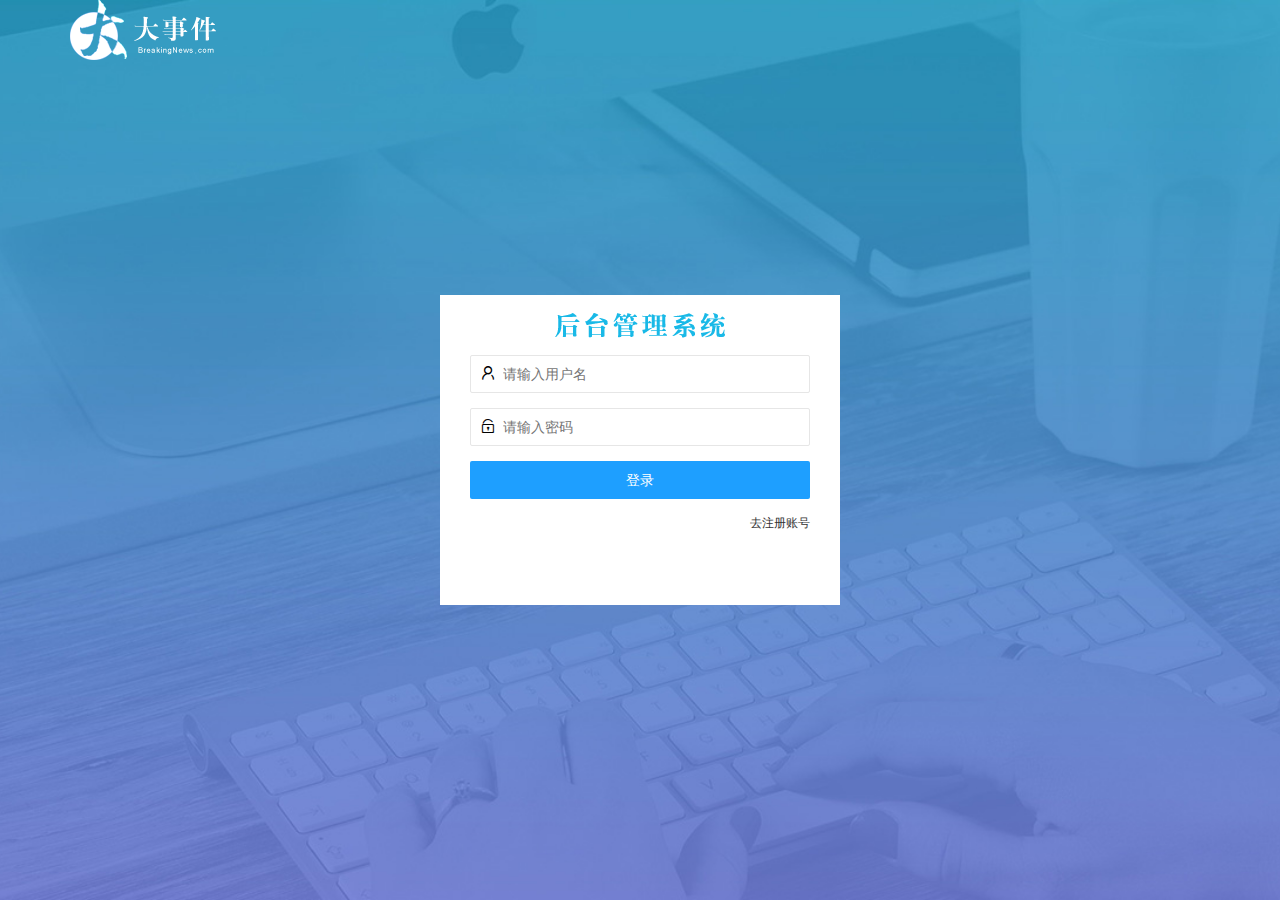
<file: login.html>
<!DOCTYPE html>
<html lang="en">
  <head>
    <meta charset="UTF-8" />
    <meta http-equiv="X-UA-Compatible" content="IE=edge" />
    <meta name="viewport" content="width=device-width, initial-scale=1.0" />
    <title>Document</title>
    <link rel="stylesheet" href="./assets/css/base.css" />
    <link rel="stylesheet" href="./assets/css/login.css" />
    <link rel="stylesheet" href="./assets/lib/layui/css/layui.css" />
  </head>
  <body>
    <!-- 头部logo区域开始 -->
    <div class="layui-main">
      <img src="./assets/images/logo.png" alt="" />
    </div>
    <!-- 头部logo区域结束 -->

    <!-- 登录注册区域开始 -->
    <div class="loginAndRegisterBox">
      <!-- 标题区域开始 -->
      <div class="title"></div>
      <!-- 标题区域结束 -->

      <!-- 登录盒子区域开始 -->
      <div class="login-box">
        <form class="layui-form" action="" id="login-form">
          <div class="layui-form-item">
            <i class="layui-icon layui-icon-username"></i>
            <input
              type="text"
              name="username"
              required
              lay-verify="required"
              placeholder="请输入用户名"
              autocomplete="off"
              class="layui-input"
            />
          </div>
          <div class="layui-form-item">
            <i class="layui-icon layui-icon-password"></i>
            <input
              type="password"
              name="password"
              required
              lay-verify="required|password"
              placeholder="请输入密码"
              autocomplete="off"
              class="layui-input"
            />
          </div>
          <div class="layui-form-item">
            <button
              class="layui-btn layui-btn-fluid layui-btn-normal"
              lay-submit
            >
              登录
            </button>
          </div>
          <div class="layui-form-item">
            <a href="javascript:;">去注册账号</a>
          </div>
        </form>
      </div>
      <!-- 登录盒子区域结束 -->

      <!-- 注册盒子区域开始 -->
      <div class="register-box">
        <form class="layui-form" action="" id="register-form">
          <div class="layui-form-item">
            <i class="layui-icon layui-icon-username"></i>
            <input
              type="text"
              name="username"
              required
              lay-verify="required"
              placeholder="请输入用户名"
              autocomplete="off"
              class="layui-input"
            />
          </div>
          <div class="layui-form-item">
            <i class="layui-icon layui-icon-password"></i>
            <input
              type="password"
              name="password"
              required
              lay-verify="required"
              placeholder="请输入密码"
              autocomplete="off"
              class="layui-input"
            />
          </div>
          <div class="layui-form-item">
            <i class="layui-icon layui-icon-password"></i>
            <input
              type="password"
              name="repeatPassword"
              required
              lay-verify="required|password|repeatPassword"
              placeholder="再次输入密码"
              autocomplete="off"
              class="layui-input"
            />
          </div>
          <div class="layui-form-item">
            <button
              class="layui-btn layui-btn-fluid layui-btn-normal"
              lay-submit
            >
              注册
            </button>
          </div>
          <div class="layui-form-item">
            <a href="javascript:;">去登录</a>
          </div>
        </form>
      </div>
      <!-- 注册盒子区域结束 -->
    </div>
    <!-- 登录注册区域结束 -->

    <script src="./assets/lib/layui/layui.all.js"></script>
    <script src="./assets/lib/jquery.js"></script>
    <script src="./assets/js/login.js"></script>
    <script src="./assets/js/baseApi.js"></script>
  </body>
</html>
</file>
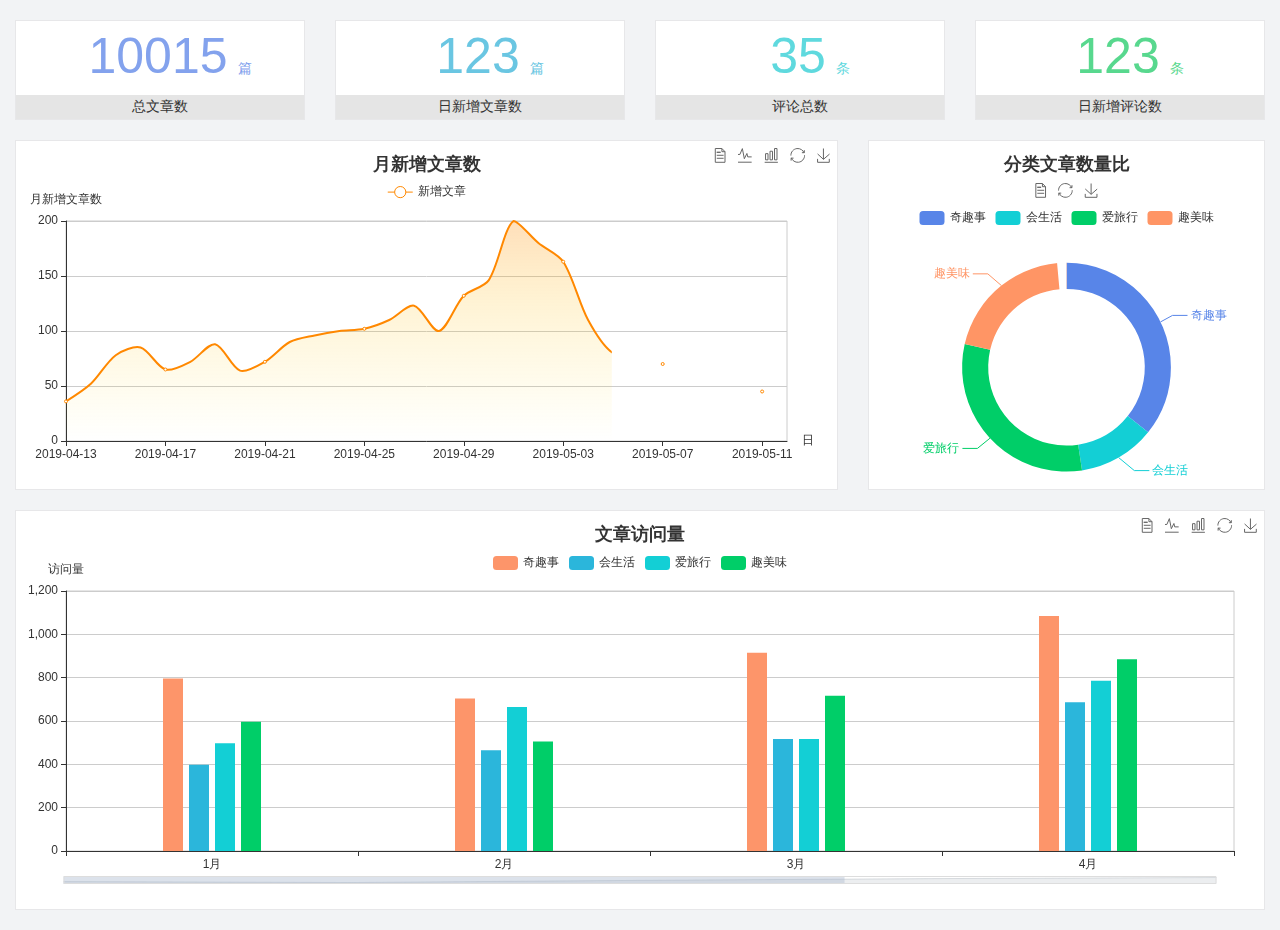
<file: home/dashboard.html>
<!DOCTYPE html>
<html lang="en">

<head>
  <meta charset="UTF-8">
  <meta name="viewport" content="width=device-width, initial-scale=1.0">
  <meta http-equiv="X-UA-Compatible" content="ie=edge">
  <title>图表统计</title>
  <link rel="stylesheet" href="../../assets/lib/bootstrap.css" />
  <link rel="stylesheet" href="../../assets/lib/main.css" />
  <script src="../../assets/lib/jquery.js"></script>
  <script type="text/javascript" src="../../assets/lib/echarts.min.js"></script>
</head>

<body>
  <div class="container-fluid">
    <div class="row spannel_list">
      <div class="col-sm-3 col-xs-6">
        <div class="spannel">
          <em>10015</em><span>篇</span>
          <b>总文章数</b>
        </div>
      </div>
      <div class="col-sm-3 col-xs-6">
        <div class="spannel scolor01">
          <em>123</em><span>篇</span>
          <b>日新增文章数</b>
        </div>
      </div>
      <div class="col-sm-3 col-xs-6">
        <div class="spannel scolor02">
          <em>35</em><span>条</span>
          <b>评论总数</b>
        </div>
      </div>
      <div class="col-sm-3 col-xs-6">
        <div class="spannel scolor03">
          <em>123</em><span>条</span>
          <b>日新增评论数</b>
        </div>
      </div>
    </div>
  </div>

  <div class="container-fluid">
    <div class="row curve-pie">
      <div class="col-lg-8 col-md-8">
        <div class="gragh_pannel" id="curve_show"></div>
      </div>
      <div class="col-lg-4 col-md-4">
        <div class="gragh_pannel" id="pie_show"></div>
      </div>
    </div>
  </div>

  <div class="container-fluid">
    <div class="column_pannel" id="column_show"></div>
  </div>

  <script>
    var oChart = echarts.init(document.getElementById('curve_show'));
    var aList_all = [
      { 'count': 36, 'date': '2019-04-13' },
      { 'count': 52, 'date': '2019-04-14' },
      { 'count': 78, 'date': '2019-04-15' },
      { 'count': 85, 'date': '2019-04-16' },
      { 'count': 65, 'date': '2019-04-17' },
      { 'count': 72, 'date': '2019-04-18' },
      { 'count': 88, 'date': '2019-04-19' },
      { 'count': 64, 'date': '2019-04-20' },
      { 'count': 72, 'date': '2019-04-21' },
      { 'count': 90, 'date': '2019-04-22' },
      { 'count': 96, 'date': '2019-04-23' },
      { 'count': 100, 'date': '2019-04-24' },
      { 'count': 102, 'date': '2019-04-25' },
      { 'count': 110, 'date': '2019-04-26' },
      { 'count': 123, 'date': '2019-04-27' },
      { 'count': 100, 'date': '2019-04-28' },
      { 'count': 132, 'date': '2019-04-29' },
      { 'count': 146, 'date': '2019-04-30' },
      { 'count': 200, 'date': '2019-05-01' },
      { 'count': 180, 'date': '2019-05-02' },
      { 'count': 163, 'date': '2019-05-03' },
      { 'count': 110, 'date': '2019-05-04' },
      { 'count': 80, 'date': '2019-05-05' },
      { 'count': 82, 'date': '2019-05-06' },
      { 'count': 70, 'date': '2019-05-07' },
      { 'count': 65, 'date': '2019-05-08' },
      { 'count': 54, 'date': '2019-05-09' },
      { 'count': 40, 'date': '2019-05-10' },
      { 'count': 45, 'date': '2019-05-11' },
      { 'count': 38, 'date': '2019-05-12' },
    ];

    let aCount = [];
    let aDate = [];

    for (var i = 0; i < aList_all.length; i++) {
      aCount.push(aList_all[i].count);
      aDate.push(aList_all[i].date);
    }

    var chartopt = {
      title: {
        text: '月新增文章数',
        left: 'center',
        top: '10'
      },
      tooltip: {
        trigger: 'axis'
      },
      legend: {
        data: ['新增文章'],
        top: '40'
      },
      toolbox: {
        show: true,
        feature: {
          mark: { show: true },
          dataView: { show: true, readOnly: false },
          magicType: { show: true, type: ['line', 'bar'] },
          restore: { show: true },
          saveAsImage: { show: true }
        }
      },
      calculable: true,
      xAxis: [
        {
          name: '日',
          type: 'category',
          boundaryGap: false,
          data: aDate
        }
      ],
      yAxis: [
        {
          name: '月新增文章数',
          type: 'value'
        }
      ],
      series: [
        {
          name: '新增文章',
          type: 'line',
          smooth: true,
          itemStyle: { normal: { areaStyle: { type: 'default' }, color: '#f80' }, lineStyle: { color: '#f80' } },
          data: aCount
        }],
      areaStyle: {
        normal: {
          color: new echarts.graphic.LinearGradient(0, 0, 0, 1, [{
            offset: 0,
            color: 'rgba(255,136,0,0.39)'
          }, {
            offset: .34,
            color: 'rgba(255,180,0,0.25)'
          }, {
            offset: 1,
            color: 'rgba(255,222,0,0.00)'
          }])

        }
      },
      grid: {
        show: true,
        x: 50,
        x2: 50,
        y: 80,
        height: 220
      }
    };

    oChart.setOption(chartopt);


    var oPie = echarts.init(document.getElementById('pie_show'));
    var oPieopt =
    {
      title: {
        top: 10,
        text: '分类文章数量比',
        x: 'center'
      },
      tooltip: {
        trigger: 'item',
        formatter: "{a} <br/>{b} : {c} ({d}%)"
      },
      color: ['#5885e8', '#13cfd5', '#00ce68', '#ff9565'],
      legend: {
        x: 'center',
        top: 65,
        data: ['奇趣事', '会生活', '爱旅行', '趣美味']
      },
      toolbox: {
        show: true,
        x: 'center',
        top: 35,
        feature: {
          mark: { show: true },
          dataView: { show: true, readOnly: false },
          magicType: {
            show: true,
            type: ['pie', 'funnel'],
            option: {
              funnel: {
                x: '25%',
                width: '50%',
                funnelAlign: 'left',
                max: 1548
              }
            }
          },
          restore: { show: true },
          saveAsImage: { show: true }
        }
      },
      calculable: true,
      series: [
        {
          name: '访问来源',
          type: 'pie',
          radius: ['45%', '60%'],
          center: ['50%', '65%'],
          data: [
            { value: 300, name: '奇趣事' },
            { value: 100, name: '会生活' },
            { value: 260, name: '爱旅行' },
            { value: 180, name: '趣美味' }
          ]
        }
      ]
    };
    oPie.setOption(oPieopt);



    var oColumn = this.echarts.init(document.getElementById('column_show'));
    var oColumnopt =
    {
      title: {
        text: '文章访问量',
        left: 'center',
        top: '10'
      },
      tooltip: {
        trigger: 'axis'
      },
      legend: {
        data: ['奇趣事', '会生活', '爱旅行', '趣美味'],
        top: '40'
      },
      toolbox: {
        show: true,
        feature: {
          mark: { show: true },
          dataView: { show: true, readOnly: false },
          magicType: { show: true, type: ['line', 'bar'] },
          restore: { show: true },
          saveAsImage: { show: true }
        }
      },
      calculable: true,
      xAxis: [
        {
          type: 'category',
          data: ['1月', '2月', '3月', '4月', '5月']
        }
      ],
      yAxis: [
        {
          name: '访问量',
          type: 'value'
        }
      ],
      series: [
        {
          name: '奇趣事',
          type: 'bar',
          barWidth: 20,
          itemStyle: {
            normal: { areaStyle: { type: 'default' }, color: '#fd956a' }
          },
          data: [800, 708, 920, 1090, 1200]
        },
        {
          name: '会生活',
          type: 'bar',
          barWidth: 20,
          itemStyle: {
            normal: { areaStyle: { type: 'default' }, color: '#2bb6db' }
          },
          data: [400, 468, 520, 690, 800]
        },
        {
          name: '爱旅行',
          type: 'bar',
          barWidth: 20,
          itemStyle: {
            normal: { areaStyle: { type: 'default' }, color: '#13cfd5' }
          },
          data: [500, 668, 520, 790, 900]
        },
        {
          name: '趣美味',
          type: 'bar',
          barWidth: 20,
          itemStyle: {
            normal: { areaStyle: { type: 'default' }, color: '#00ce68' }
          },
          data: [600, 508, 720, 890, 1000]
        }
      ],
      grid: {
        show: true,
        x: 50,
        x2: 30,
        y: 80,
        height: 260
      },
      dataZoom: [//给x轴设置滚动条
        {
          start: 0,//默认为0
          end: 100 - 1000 / 31,//默认为100
          type: 'slider',
          show: true,
          xAxisIndex: [0],
          handleSize: 0,//滑动条的 左右2个滑动条的大小
          height: 8,//组件高度
          left: 45, //左边的距离
          right: 50,//右边的距离
          bottom: 26,//右边的距离
          handleColor: '#ddd',//h滑动图标的颜色
          handleStyle: {
            borderColor: "#cacaca",
            borderWidth: "1",
            shadowBlur: 2,
            background: "#ddd",
            shadowColor: "#ddd",
          }
        }]
    };
    oColumn.setOption(oColumnopt);
  </script>
</body>

</html>
</file>
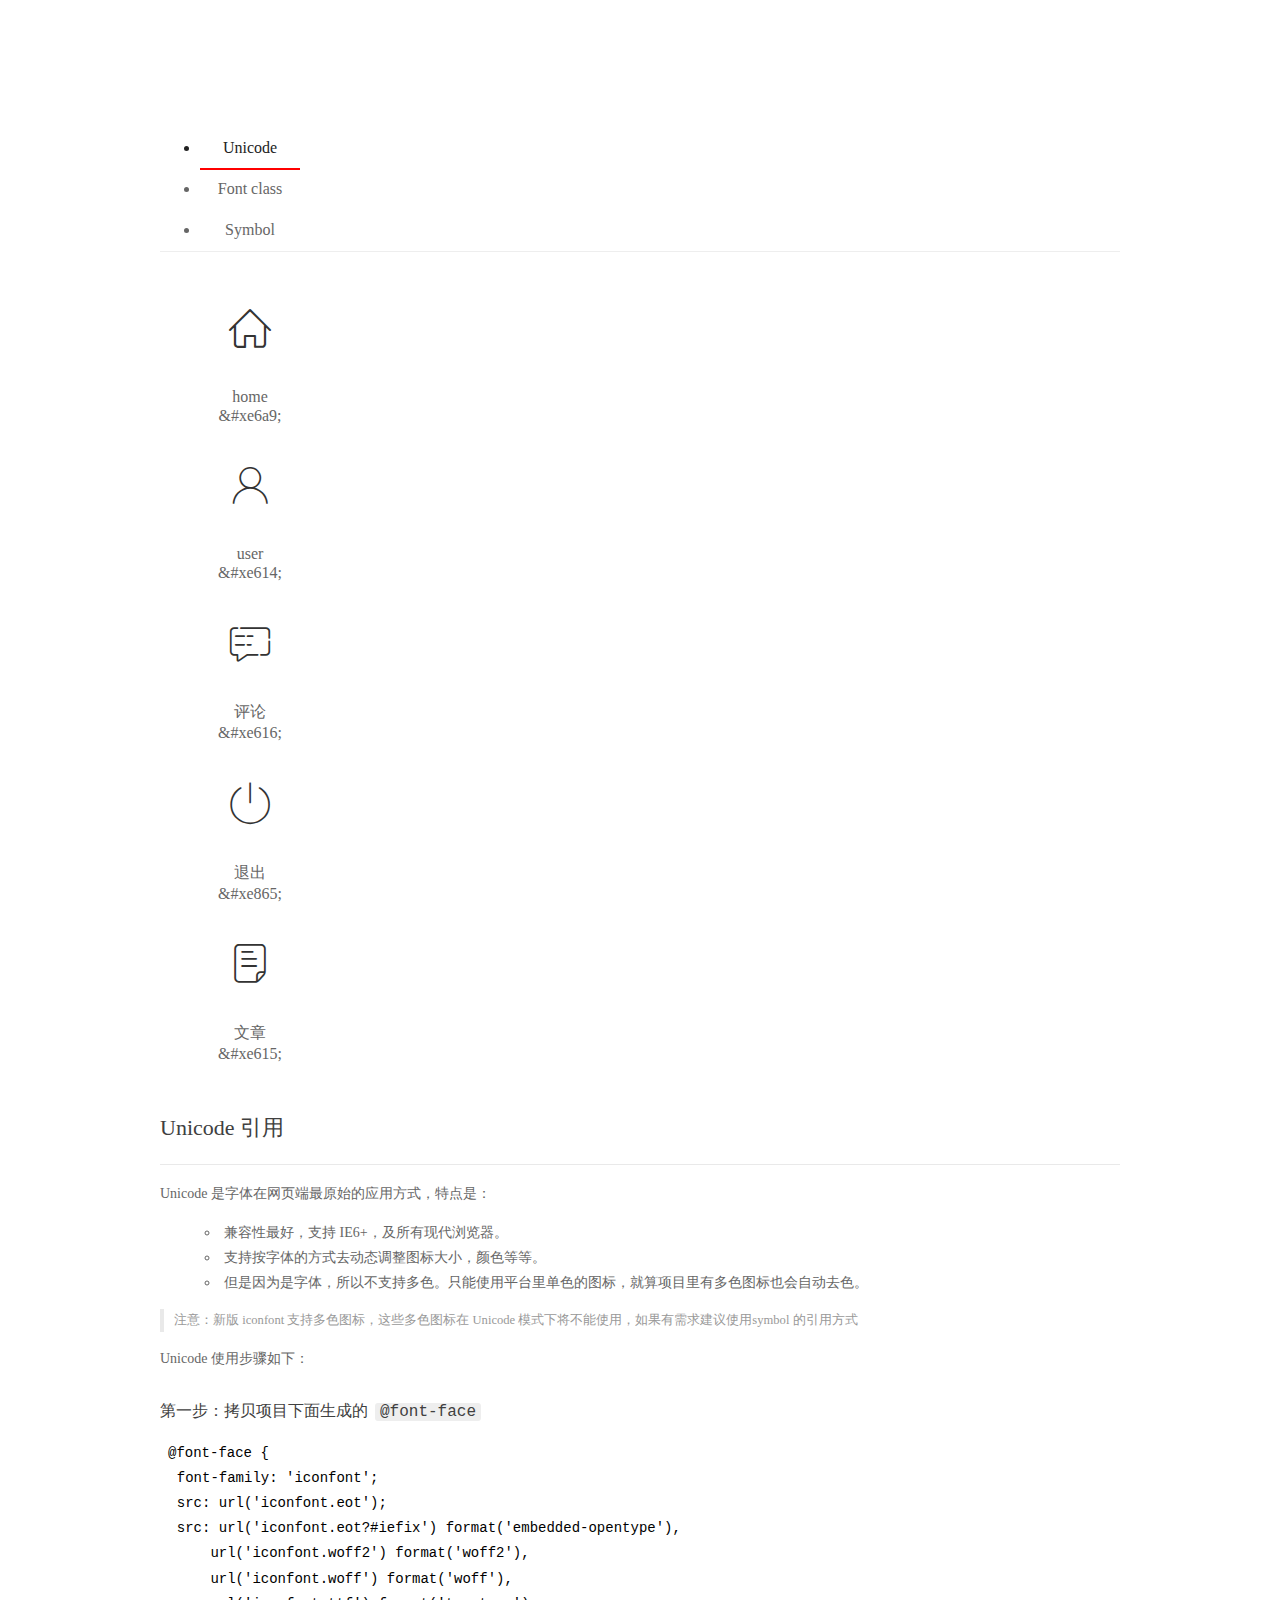
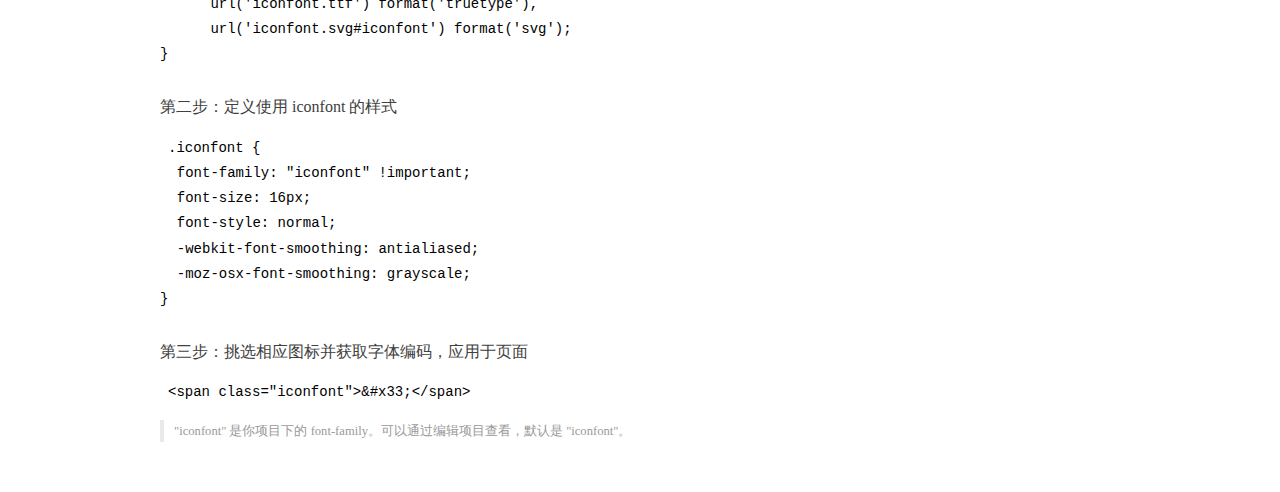
<file: assets/fonts/demo_index.html>
<!DOCTYPE html>
<html>
<head>
  <meta charset="utf-8"/>
  <title>IconFont Demo</title>
  <link rel="shortcut icon" href="https://gtms04.alicdn.com/tps/i4/TB1_oz6GVXXXXaFXpXXJDFnIXXX-64-64.ico" type="image/x-icon"/>
  <link rel="stylesheet" href="https://g.alicdn.com/thx/cube/1.3.2/cube.min.css">
  <link rel="stylesheet" href="demo.css">
  <link rel="stylesheet" href="iconfont.css">
  <script src="iconfont.js"></script>
  <!-- jQuery -->
  <script src="https://a1.alicdn.com/oss/uploads/2018/12/26/7bfddb60-08e8-11e9-9b04-53e73bb6408b.js"></script>
  <!-- 代码高亮 -->
  <script src="https://a1.alicdn.com/oss/uploads/2018/12/26/a3f714d0-08e6-11e9-8a15-ebf944d7534c.js"></script>
</head>
<body>
  <div class="main">
    <h1 class="logo"><a href="https://www.iconfont.cn/" title="iconfont 首页" target="_blank">&#xe86b;</a></h1>
    <div class="nav-tabs">
      <ul id="tabs" class="dib-box">
        <li class="dib active"><span>Unicode</span></li>
        <li class="dib"><span>Font class</span></li>
        <li class="dib"><span>Symbol</span></li>
      </ul>
      
    </div>
    <div class="tab-container">
      <div class="content unicode" style="display: block;">
          <ul class="icon_lists dib-box">
          
            <li class="dib">
              <span class="icon iconfont">&#xe6a9;</span>
                <div class="name">home</div>
                <div class="code-name">&amp;#xe6a9;</div>
              </li>
          
            <li class="dib">
              <span class="icon iconfont">&#xe614;</span>
                <div class="name">user</div>
                <div class="code-name">&amp;#xe614;</div>
              </li>
          
            <li class="dib">
              <span class="icon iconfont">&#xe616;</span>
                <div class="name">评论</div>
                <div class="code-name">&amp;#xe616;</div>
              </li>
          
            <li class="dib">
              <span class="icon iconfont">&#xe865;</span>
                <div class="name">退出</div>
                <div class="code-name">&amp;#xe865;</div>
              </li>
          
            <li class="dib">
              <span class="icon iconfont">&#xe615;</span>
                <div class="name">文章</div>
                <div class="code-name">&amp;#xe615;</div>
              </li>
          
          </ul>
          <div class="article markdown">
          <h2 id="unicode-">Unicode 引用</h2>
          <hr>

          <p>Unicode 是字体在网页端最原始的应用方式，特点是：</p>
          <ul>
            <li>兼容性最好，支持 IE6+，及所有现代浏览器。</li>
            <li>支持按字体的方式去动态调整图标大小，颜色等等。</li>
            <li>但是因为是字体，所以不支持多色。只能使用平台里单色的图标，就算项目里有多色图标也会自动去色。</li>
          </ul>
          <blockquote>
            <p>注意：新版 iconfont 支持多色图标，这些多色图标在 Unicode 模式下将不能使用，如果有需求建议使用symbol 的引用方式</p>
          </blockquote>
          <p>Unicode 使用步骤如下：</p>
          <h3 id="-font-face">第一步：拷贝项目下面生成的 <code>@font-face</code></h3>
<pre><code class="language-css"
>@font-face {
  font-family: 'iconfont';
  src: url('iconfont.eot');
  src: url('iconfont.eot?#iefix') format('embedded-opentype'),
      url('iconfont.woff2') format('woff2'),
      url('iconfont.woff') format('woff'),
      url('iconfont.ttf') format('truetype'),
      url('iconfont.svg#iconfont') format('svg');
}
</code></pre>
          <h3 id="-iconfont-">第二步：定义使用 iconfont 的样式</h3>
<pre><code class="language-css"
>.iconfont {
  font-family: "iconfont" !important;
  font-size: 16px;
  font-style: normal;
  -webkit-font-smoothing: antialiased;
  -moz-osx-font-smoothing: grayscale;
}
</code></pre>
          <h3 id="-">第三步：挑选相应图标并获取字体编码，应用于页面</h3>
<pre>
<code class="language-html"
>&lt;span class="iconfont"&gt;&amp;#x33;&lt;/span&gt;
</code></pre>
          <blockquote>
            <p>"iconfont" 是你项目下的 font-family。可以通过编辑项目查看，默认是 "iconfont"。</p>
          </blockquote>
          </div>
      </div>
      <div class="content font-class">
        <ul class="icon_lists dib-box">
          
          <li class="dib">
            <span class="icon iconfont icon-home"></span>
            <div class="name">
              home
            </div>
            <div class="code-name">.icon-home
            </div>
          </li>
          
          <li class="dib">
            <span class="icon iconfont icon-user"></span>
            <div class="name">
              user
            </div>
            <div class="code-name">.icon-user
            </div>
          </li>
          
          <li class="dib">
            <span class="icon iconfont icon-pinglun"></span>
            <div class="name">
              评论
            </div>
            <div class="code-name">.icon-pinglun
            </div>
          </li>
          
          <li class="dib">
            <span class="icon iconfont icon-tuichu"></span>
            <div class="name">
              退出
            </div>
            <div class="code-name">.icon-tuichu
            </div>
          </li>
          
          <li class="dib">
            <span class="icon iconfont icon-16"></span>
            <div class="name">
              文章
            </div>
            <div class="code-name">.icon-16
            </div>
          </li>
          
        </ul>
        <div class="article markdown">
        <h2 id="font-class-">font-class 引用</h2>
        <hr>

        <p>font-class 是 Unicode 使用方式的一种变种，主要是解决 Unicode 书写不直观，语意不明确的问题。</p>
        <p>与 Unicode 使用方式相比，具有如下特点：</p>
        <ul>
          <li>兼容性良好，支持 IE8+，及所有现代浏览器。</li>
          <li>相比于 Unicode 语意明确，书写更直观。可以很容易分辨这个 icon 是什么。</li>
          <li>因为使用 class 来定义图标，所以当要替换图标时，只需要修改 class 里面的 Unicode 引用。</li>
          <li>不过因为本质上还是使用的字体，所以多色图标还是不支持的。</li>
        </ul>
        <p>使用步骤如下：</p>
        <h3 id="-fontclass-">第一步：引入项目下面生成的 fontclass 代码：</h3>
<pre><code class="language-html">&lt;link rel="stylesheet" href="./iconfont.css"&gt;
</code></pre>
        <h3 id="-">第二步：挑选相应图标并获取类名，应用于页面：</h3>
<pre><code class="language-html">&lt;span class="iconfont icon-xxx"&gt;&lt;/span&gt;
</code></pre>
        <blockquote>
          <p>"
            iconfont" 是你项目下的 font-family。可以通过编辑项目查看，默认是 "iconfont"。</p>
        </blockquote>
      </div>
      </div>
      <div class="content symbol">
          <ul class="icon_lists dib-box">
          
            <li class="dib">
                <svg class="icon svg-icon" aria-hidden="true">
                  <use xlink:href="#icon-home"></use>
                </svg>
                <div class="name">home</div>
                <div class="code-name">#icon-home</div>
            </li>
          
            <li class="dib">
                <svg class="icon svg-icon" aria-hidden="true">
                  <use xlink:href="#icon-user"></use>
                </svg>
                <div class="name">user</div>
                <div class="code-name">#icon-user</div>
            </li>
          
            <li class="dib">
                <svg class="icon svg-icon" aria-hidden="true">
                  <use xlink:href="#icon-pinglun"></use>
                </svg>
                <div class="name">评论</div>
                <div class="code-name">#icon-pinglun</div>
            </li>
          
            <li class="dib">
                <svg class="icon svg-icon" aria-hidden="true">
                  <use xlink:href="#icon-tuichu"></use>
                </svg>
                <div class="name">退出</div>
                <div class="code-name">#icon-tuichu</div>
            </li>
          
            <li class="dib">
                <svg class="icon svg-icon" aria-hidden="true">
                  <use xlink:href="#icon-16"></use>
                </svg>
                <div class="name">文章</div>
                <div class="code-name">#icon-16</div>
            </li>
          
          </ul>
          <div class="article markdown">
          <h2 id="symbol-">Symbol 引用</h2>
          <hr>

          <p>这是一种全新的使用方式，应该说这才是未来的主流，也是平台目前推荐的用法。相关介绍可以参考这篇<a href="">文章</a>
            这种用法其实是做了一个 SVG 的集合，与另外两种相比具有如下特点：</p>
          <ul>
            <li>支持多色图标了，不再受单色限制。</li>
            <li>通过一些技巧，支持像字体那样，通过 <code>font-size</code>, <code>color</code> 来调整样式。</li>
            <li>兼容性较差，支持 IE9+，及现代浏览器。</li>
            <li>浏览器渲染 SVG 的性能一般，还不如 png。</li>
          </ul>
          <p>使用步骤如下：</p>
          <h3 id="-symbol-">第一步：引入项目下面生成的 symbol 代码：</h3>
<pre><code class="language-html">&lt;script src="./iconfont.js"&gt;&lt;/script&gt;
</code></pre>
          <h3 id="-css-">第二步：加入通用 CSS 代码（引入一次就行）：</h3>
<pre><code class="language-html">&lt;style&gt;
.icon {
  width: 1em;
  height: 1em;
  vertical-align: -0.15em;
  fill: currentColor;
  overflow: hidden;
}
&lt;/style&gt;
</code></pre>
          <h3 id="-">第三步：挑选相应图标并获取类名，应用于页面：</h3>
<pre><code class="language-html">&lt;svg class="icon" aria-hidden="true"&gt;
  &lt;use xlink:href="#icon-xxx"&gt;&lt;/use&gt;
&lt;/svg&gt;
</code></pre>
          </div>
      </div>

    </div>
  </div>
  <script>
  $(document).ready(function () {
      $('.tab-container .content:first').show()

      $('#tabs li').click(function (e) {
        var tabContent = $('.tab-container .content')
        var index = $(this).index()

        if ($(this).hasClass('active')) {
          return
        } else {
          $('#tabs li').removeClass('active')
          $(this).addClass('active')

          tabContent.hide().eq(index).fadeIn()
        }
      })
    })
  </script>
</body>
</html>
</file>
<file: assets/css/base.css>
* {
  padding: 0;
  margin: 0;
}


a {
  text-decoration: none;
  transition: none !important;
}

ul, ol {
  list-style: none;
}

table {
  border-collapse: collapse;
}
</file>
<file: assets/css/login.css>
html,body {
  width: 100%;
  height: 100%;
}
body {
  background: url("../images/login_bg.jpg") no-repeat center/cover;
}

.loginAndRegisterBox {
  width: 400px;
  height: 310px;
  background-color: #fff;
  position: absolute;
  left: 50%;
  top: 50%;
  transform: translate(-50%, -50%);
}

.title {
  height: 60px;
background: url('../images/login_title.png') no-repeat center;

}

.layui-form {
  padding: 0 30px;
}

.register-box {
  display: none;
}

.layui-form-item {
  position: relative;
}

.layui-icon {
  position:absolute;
  top: 10px;
  left: 10px;
}

.layui-form-item .layui-input {
  padding-left: 32px;
}

.layui-form-item:last-child{
  text-align: right;
}
.layui-form-item:last-child a{
  font-size: 12px;
}
</file>
<file: assets/lib/layui/css/layui.css>
/** layui-v2.5.5 MIT License By https://www.layui.com */
 .layui-inline,img{display:inline-block;vertical-align:middle}h1,h2,h3,h4,h5,h6{font-weight:400}.layui-edge,.layui-header,.layui-inline,.layui-main{position:relative}.layui-body,.layui-edge,.layui-elip{overflow:hidden}.layui-btn,.layui-edge,.layui-inline,img{vertical-align:middle}.layui-btn,.layui-disabled,.layui-icon,.layui-unselect{-moz-user-select:none;-webkit-user-select:none;-ms-user-select:none}.layui-elip,.layui-form-checkbox span,.layui-form-pane .layui-form-label{text-overflow:ellipsis;white-space:nowrap}.layui-breadcrumb,.layui-tree-btnGroup{visibility:hidden}blockquote,body,button,dd,div,dl,dt,form,h1,h2,h3,h4,h5,h6,input,li,ol,p,pre,td,textarea,th,ul{margin:0;padding:0;-webkit-tap-highlight-color:rgba(0,0,0,0)}a:active,a:hover{outline:0}img{border:none}li{list-style:none}table{border-collapse:collapse;border-spacing:0}h4,h5,h6{font-size:100%}button,input,optgroup,option,select,textarea{font-family:inherit;font-size:inherit;font-style:inherit;font-weight:inherit;outline:0}pre{white-space:pre-wrap;white-space:-moz-pre-wrap;white-space:-pre-wrap;white-space:-o-pre-wrap;word-wrap:break-word}body{line-height:24px;font:14px Helvetica Neue,Helvetica,PingFang SC,Tahoma,Arial,sans-serif}hr{height:1px;margin:10px 0;border:0;clear:both}a{color:#333;text-decoration:none}a:hover{color:#777}a cite{font-style:normal;*cursor:pointer}.layui-border-box,.layui-border-box *{box-sizing:border-box}.layui-box,.layui-box *{box-sizing:content-box}.layui-clear{clear:both;*zoom:1}.layui-clear:after{content:'\20';clear:both;*zoom:1;display:block;height:0}.layui-inline{*display:inline;*zoom:1}.layui-edge{display:inline-block;width:0;height:0;border-width:6px;border-style:dashed;border-color:transparent}.layui-edge-top{top:-4px;border-bottom-color:#999;border-bottom-style:solid}.layui-edge-right{border-left-color:#999;border-left-style:solid}.layui-edge-bottom{top:2px;border-top-color:#999;border-top-style:solid}.layui-edge-left{border-right-color:#999;border-right-style:solid}.layui-disabled,.layui-disabled:hover{color:#d2d2d2!important;cursor:not-allowed!important}.layui-circle{border-radius:100%}.layui-show{display:block!important}.layui-hide{display:none!important}@font-face{font-family:layui-icon;src:url(../font/iconfont.eot?v=250);src:url(../font/iconfont.eot?v=250#iefix) format('embedded-opentype'),url(../font/iconfont.woff2?v=250) format('woff2'),url(../font/iconfont.woff?v=250) format('woff'),url(../font/iconfont.ttf?v=250) format('truetype'),url(../font/iconfont.svg?v=250#layui-icon) format('svg')}.layui-icon{font-family:layui-icon!important;font-size:16px;font-style:normal;-webkit-font-smoothing:antialiased;-moz-osx-font-smoothing:grayscale}.layui-icon-reply-fill:before{content:"\e611"}.layui-icon-set-fill:before{content:"\e614"}.layui-icon-menu-fill:before{content:"\e60f"}.layui-icon-search:before{content:"\e615"}.layui-icon-share:before{content:"\e641"}.layui-icon-set-sm:before{content:"\e620"}.layui-icon-engine:before{content:"\e628"}.layui-icon-close:before{content:"\1006"}.layui-icon-close-fill:before{content:"\1007"}.layui-icon-chart-screen:before{content:"\e629"}.layui-icon-star:before{content:"\e600"}.layui-icon-circle-dot:before{content:"\e617"}.layui-icon-chat:before{content:"\e606"}.layui-icon-release:before{content:"\e609"}.layui-icon-list:before{content:"\e60a"}.layui-icon-chart:before{content:"\e62c"}.layui-icon-ok-circle:before{content:"\1005"}.layui-icon-layim-theme:before{content:"\e61b"}.layui-icon-table:before{content:"\e62d"}.layui-icon-right:before{content:"\e602"}.layui-icon-left:before{content:"\e603"}.layui-icon-cart-simple:before{content:"\e698"}.layui-icon-face-cry:before{content:"\e69c"}.layui-icon-face-smile:before{content:"\e6af"}.layui-icon-survey:before{content:"\e6b2"}.layui-icon-tree:before{content:"\e62e"}.layui-icon-upload-circle:before{content:"\e62f"}.layui-icon-add-circle:before{content:"\e61f"}.layui-icon-download-circle:before{content:"\e601"}.layui-icon-templeate-1:before{content:"\e630"}.layui-icon-util:before{content:"\e631"}.layui-icon-face-surprised:before{content:"\e664"}.layui-icon-edit:before{content:"\e642"}.layui-icon-speaker:before{content:"\e645"}.layui-icon-down:before{content:"\e61a"}.layui-icon-file:before{content:"\e621"}.layui-icon-layouts:before{content:"\e632"}.layui-icon-rate-half:before{content:"\e6c9"}.layui-icon-add-circle-fine:before{content:"\e608"}.layui-icon-prev-circle:before{content:"\e633"}.layui-icon-read:before{content:"\e705"}.layui-icon-404:before{content:"\e61c"}.layui-icon-carousel:before{content:"\e634"}.layui-icon-help:before{content:"\e607"}.layui-icon-code-circle:before{content:"\e635"}.layui-icon-water:before{content:"\e636"}.layui-icon-username:before{content:"\e66f"}.layui-icon-find-fill:before{content:"\e670"}.layui-icon-about:before{content:"\e60b"}.layui-icon-location:before{content:"\e715"}.layui-icon-up:before{content:"\e619"}.layui-icon-pause:before{content:"\e651"}.layui-icon-date:before{content:"\e637"}.layui-icon-layim-uploadfile:before{content:"\e61d"}.layui-icon-delete:before{content:"\e640"}.layui-icon-play:before{content:"\e652"}.layui-icon-top:before{content:"\e604"}.layui-icon-friends:before{content:"\e612"}.layui-icon-refresh-3:before{content:"\e9aa"}.layui-icon-ok:before{content:"\e605"}.layui-icon-layer:before{content:"\e638"}.layui-icon-face-smile-fine:before{content:"\e60c"}.layui-icon-dollar:before{content:"\e659"}.layui-icon-group:before{content:"\e613"}.layui-icon-layim-download:before{content:"\e61e"}.layui-icon-picture-fine:before{content:"\e60d"}.layui-icon-link:before{content:"\e64c"}.layui-icon-diamond:before{content:"\e735"}.layui-icon-log:before{content:"\e60e"}.layui-icon-rate-solid:before{content:"\e67a"}.layui-icon-fonts-del:before{content:"\e64f"}.layui-icon-unlink:before{content:"\e64d"}.layui-icon-fonts-clear:before{content:"\e639"}.layui-icon-triangle-r:before{content:"\e623"}.layui-icon-circle:before{content:"\e63f"}.layui-icon-radio:before{content:"\e643"}.layui-icon-align-center:before{content:"\e647"}.layui-icon-align-right:before{content:"\e648"}.layui-icon-align-left:before{content:"\e649"}.layui-icon-loading-1:before{content:"\e63e"}.layui-icon-return:before{content:"\e65c"}.layui-icon-fonts-strong:before{content:"\e62b"}.layui-icon-upload:before{content:"\e67c"}.layui-icon-dialogue:before{content:"\e63a"}.layui-icon-video:before{content:"\e6ed"}.layui-icon-headset:before{content:"\e6fc"}.layui-icon-cellphone-fine:before{content:"\e63b"}.layui-icon-add-1:before{content:"\e654"}.layui-icon-face-smile-b:before{content:"\e650"}.layui-icon-fonts-html:before{content:"\e64b"}.layui-icon-form:before{content:"\e63c"}.layui-icon-cart:before{content:"\e657"}.layui-icon-camera-fill:before{content:"\e65d"}.layui-icon-tabs:before{content:"\e62a"}.layui-icon-fonts-code:before{content:"\e64e"}.layui-icon-fire:before{content:"\e756"}.layui-icon-set:before{content:"\e716"}.layui-icon-fonts-u:before{content:"\e646"}.layui-icon-triangle-d:before{content:"\e625"}.layui-icon-tips:before{content:"\e702"}.layui-icon-picture:before{content:"\e64a"}.layui-icon-more-vertical:before{content:"\e671"}.layui-icon-flag:before{content:"\e66c"}.layui-icon-loading:before{content:"\e63d"}.layui-icon-fonts-i:before{content:"\e644"}.layui-icon-refresh-1:before{content:"\e666"}.layui-icon-rmb:before{content:"\e65e"}.layui-icon-home:before{content:"\e68e"}.layui-icon-user:before{content:"\e770"}.layui-icon-notice:before{content:"\e667"}.layui-icon-login-weibo:before{content:"\e675"}.layui-icon-voice:before{content:"\e688"}.layui-icon-upload-drag:before{content:"\e681"}.layui-icon-login-qq:before{content:"\e676"}.layui-icon-snowflake:before{content:"\e6b1"}.layui-icon-file-b:before{content:"\e655"}.layui-icon-template:before{content:"\e663"}.layui-icon-auz:before{content:"\e672"}.layui-icon-console:before{content:"\e665"}.layui-icon-app:before{content:"\e653"}.layui-icon-prev:before{content:"\e65a"}.layui-icon-website:before{content:"\e7ae"}.layui-icon-next:before{content:"\e65b"}.layui-icon-component:before{content:"\e857"}.layui-icon-more:before{content:"\e65f"}.layui-icon-login-wechat:before{content:"\e677"}.layui-icon-shrink-right:before{content:"\e668"}.layui-icon-spread-left:before{content:"\e66b"}.layui-icon-camera:before{content:"\e660"}.layui-icon-note:before{content:"\e66e"}.layui-icon-refresh:before{content:"\e669"}.layui-icon-female:before{content:"\e661"}.layui-icon-male:before{content:"\e662"}.layui-icon-password:before{content:"\e673"}.layui-icon-senior:before{content:"\e674"}.layui-icon-theme:before{content:"\e66a"}.layui-icon-tread:before{content:"\e6c5"}.layui-icon-praise:before{content:"\e6c6"}.layui-icon-star-fill:before{content:"\e658"}.layui-icon-rate:before{content:"\e67b"}.layui-icon-template-1:before{content:"\e656"}.layui-icon-vercode:before{content:"\e679"}.layui-icon-cellphone:before{content:"\e678"}.layui-icon-screen-full:before{content:"\e622"}.layui-icon-screen-restore:before{content:"\e758"}.layui-icon-cols:before{content:"\e610"}.layui-icon-export:before{content:"\e67d"}.layui-icon-print:before{content:"\e66d"}.layui-icon-slider:before{content:"\e714"}.layui-icon-addition:before{content:"\e624"}.layui-icon-subtraction:before{content:"\e67e"}.layui-icon-service:before{content:"\e626"}.layui-icon-transfer:before{content:"\e691"}.layui-main{width:1140px;margin:0 auto}.layui-header{z-index:1000;height:60px}.layui-header a:hover{transition:all .5s;-webkit-transition:all .5s}.layui-side{position:fixed;left:0;top:0;bottom:0;z-index:999;width:200px;overflow-x:hidden}.layui-side-scroll{position:relative;width:220px;height:100%;overflow-x:hidden}.layui-body{position:absolute;left:200px;right:0;top:0;bottom:0;z-index:998;width:auto;overflow-y:auto;box-sizing:border-box}.layui-layout-body{overflow:hidden}.layui-layout-admin .layui-header{background-color:#23262E}.layui-layout-admin .layui-side{top:60px;width:200px;overflow-x:hidden}.layui-layout-admin .layui-body{position:fixed;top:60px;bottom:44px}.layui-layout-admin .layui-main{width:auto;margin:0 15px}.layui-layout-admin .layui-footer{position:fixed;left:200px;right:0;bottom:0;height:44px;line-height:44px;padding:0 15px;background-color:#eee}.layui-layout-admin .layui-logo{position:absolute;left:0;top:0;width:200px;height:100%;line-height:60px;text-align:center;color:#009688;font-size:16px}.layui-layout-admin .layui-header .layui-nav{background:0 0}.layui-layout-left{position:absolute!important;left:200px;top:0}.layui-layout-right{position:absolute!important;right:0;top:0}.layui-container{position:relative;margin:0 auto;padding:0 15px;box-sizing:border-box}.layui-fluid{position:relative;margin:0 auto;padding:0 15px}.layui-row:after,.layui-row:before{content:'';display:block;clear:both}.layui-col-lg1,.layui-col-lg10,.layui-col-lg11,.layui-col-lg12,.layui-col-lg2,.layui-col-lg3,.layui-col-lg4,.layui-col-lg5,.layui-col-lg6,.layui-col-lg7,.layui-col-lg8,.layui-col-lg9,.layui-col-md1,.layui-col-md10,.layui-col-md11,.layui-col-md12,.layui-col-md2,.layui-col-md3,.layui-col-md4,.layui-col-md5,.layui-col-md6,.layui-col-md7,.layui-col-md8,.layui-col-md9,.layui-col-sm1,.layui-col-sm10,.layui-col-sm11,.layui-col-sm12,.layui-col-sm2,.layui-col-sm3,.layui-col-sm4,.layui-col-sm5,.layui-col-sm6,.layui-col-sm7,.layui-col-sm8,.layui-col-sm9,.layui-col-xs1,.layui-col-xs10,.layui-col-xs11,.layui-col-xs12,.layui-col-xs2,.layui-col-xs3,.layui-col-xs4,.layui-col-xs5,.layui-col-xs6,.layui-col-xs7,.layui-col-xs8,.layui-col-xs9{position:relative;display:block;box-sizing:border-box}.layui-col-xs1,.layui-col-xs10,.layui-col-xs11,.layui-col-xs12,.layui-col-xs2,.layui-col-xs3,.layui-col-xs4,.layui-col-xs5,.layui-col-xs6,.layui-col-xs7,.layui-col-xs8,.layui-col-xs9{float:left}.layui-col-xs1{width:8.33333333%}.layui-col-xs2{width:16.66666667%}.layui-col-xs3{width:25%}.layui-col-xs4{width:33.33333333%}.layui-col-xs5{width:41.66666667%}.layui-col-xs6{width:50%}.layui-col-xs7{width:58.33333333%}.layui-col-xs8{width:66.66666667%}.layui-col-xs9{width:75%}.layui-col-xs10{width:83.33333333%}.layui-col-xs11{width:91.66666667%}.layui-col-xs12{width:100%}.layui-col-xs-offset1{margin-left:8.33333333%}.layui-col-xs-offset2{margin-left:16.66666667%}.layui-col-xs-offset3{margin-left:25%}.layui-col-xs-offset4{margin-left:33.33333333%}.layui-col-xs-offset5{margin-left:41.66666667%}.layui-col-xs-offset6{margin-left:50%}.layui-col-xs-offset7{margin-left:58.33333333%}.layui-col-xs-offset8{margin-left:66.66666667%}.layui-col-xs-offset9{margin-left:75%}.layui-col-xs-offset10{margin-left:83.33333333%}.layui-col-xs-offset11{margin-left:91.66666667%}.layui-col-xs-offset12{margin-left:100%}@media screen and (max-width:768px){.layui-hide-xs{display:none!important}.layui-show-xs-block{display:block!important}.layui-show-xs-inline{display:inline!important}.layui-show-xs-inline-block{display:inline-block!important}}@media screen and (min-width:768px){.layui-container{width:750px}.layui-hide-sm{display:none!important}.layui-show-sm-block{display:block!important}.layui-show-sm-inline{display:inline!important}.layui-show-sm-inline-block{display:inline-block!important}.layui-col-sm1,.layui-col-sm10,.layui-col-sm11,.layui-col-sm12,.layui-col-sm2,.layui-col-sm3,.layui-col-sm4,.layui-col-sm5,.layui-col-sm6,.layui-col-sm7,.layui-col-sm8,.layui-col-sm9{float:left}.layui-col-sm1{width:8.33333333%}.layui-col-sm2{width:16.66666667%}.layui-col-sm3{width:25%}.layui-col-sm4{width:33.33333333%}.layui-col-sm5{width:41.66666667%}.layui-col-sm6{width:50%}.layui-col-sm7{width:58.33333333%}.layui-col-sm8{width:66.66666667%}.layui-col-sm9{width:75%}.layui-col-sm10{width:83.33333333%}.layui-col-sm11{width:91.66666667%}.layui-col-sm12{width:100%}.layui-col-sm-offset1{margin-left:8.33333333%}.layui-col-sm-offset2{margin-left:16.66666667%}.layui-col-sm-offset3{margin-left:25%}.layui-col-sm-offset4{margin-left:33.33333333%}.layui-col-sm-offset5{margin-left:41.66666667%}.layui-col-sm-offset6{margin-left:50%}.layui-col-sm-offset7{margin-left:58.33333333%}.layui-col-sm-offset8{margin-left:66.66666667%}.layui-col-sm-offset9{margin-left:75%}.layui-col-sm-offset10{margin-left:83.33333333%}.layui-col-sm-offset11{margin-left:91.66666667%}.layui-col-sm-offset12{margin-left:100%}}@media screen and (min-width:992px){.layui-container{width:970px}.layui-hide-md{display:none!important}.layui-show-md-block{display:block!important}.layui-show-md-inline{display:inline!important}.layui-show-md-inline-block{display:inline-block!important}.layui-col-md1,.layui-col-md10,.layui-col-md11,.layui-col-md12,.layui-col-md2,.layui-col-md3,.layui-col-md4,.layui-col-md5,.layui-col-md6,.layui-col-md7,.layui-col-md8,.layui-col-md9{float:left}.layui-col-md1{width:8.33333333%}.layui-col-md2{width:16.66666667%}.layui-col-md3{width:25%}.layui-col-md4{width:33.33333333%}.layui-col-md5{width:41.66666667%}.layui-col-md6{width:50%}.layui-col-md7{width:58.33333333%}.layui-col-md8{width:66.66666667%}.layui-col-md9{width:75%}.layui-col-md10{width:83.33333333%}.layui-col-md11{width:91.66666667%}.layui-col-md12{width:100%}.layui-col-md-offset1{margin-left:8.33333333%}.layui-col-md-offset2{margin-left:16.66666667%}.layui-col-md-offset3{margin-left:25%}.layui-col-md-offset4{margin-left:33.33333333%}.layui-col-md-offset5{margin-left:41.66666667%}.layui-col-md-offset6{margin-left:50%}.layui-col-md-offset7{margin-left:58.33333333%}.layui-col-md-offset8{margin-left:66.66666667%}.layui-col-md-offset9{margin-left:75%}.layui-col-md-offset10{margin-left:83.33333333%}.layui-col-md-offset11{margin-left:91.66666667%}.layui-col-md-offset12{margin-left:100%}}@media screen and (min-width:1200px){.layui-container{width:1170px}.layui-hide-lg{display:none!important}.layui-show-lg-block{display:block!important}.layui-show-lg-inline{display:inline!important}.layui-show-lg-inline-block{display:inline-block!important}.layui-col-lg1,.layui-col-lg10,.layui-col-lg11,.layui-col-lg12,.layui-col-lg2,.layui-col-lg3,.layui-col-lg4,.layui-col-lg5,.layui-col-lg6,.layui-col-lg7,.layui-col-lg8,.layui-col-lg9{float:left}.layui-col-lg1{width:8.33333333%}.layui-col-lg2{width:16.66666667%}.layui-col-lg3{width:25%}.layui-col-lg4{width:33.33333333%}.layui-col-lg5{width:41.66666667%}.layui-col-lg6{width:50%}.layui-col-lg7{width:58.33333333%}.layui-col-lg8{width:66.66666667%}.layui-col-lg9{width:75%}.layui-col-lg10{width:83.33333333%}.layui-col-lg11{width:91.66666667%}.layui-col-lg12{width:100%}.layui-col-lg-offset1{margin-left:8.33333333%}.layui-col-lg-offset2{margin-left:16.66666667%}.layui-col-lg-offset3{margin-left:25%}.layui-col-lg-offset4{margin-left:33.33333333%}.layui-col-lg-offset5{margin-left:41.66666667%}.layui-col-lg-offset6{margin-left:50%}.layui-col-lg-offset7{margin-left:58.33333333%}.layui-col-lg-offset8{margin-left:66.66666667%}.layui-col-lg-offset9{margin-left:75%}.layui-col-lg-offset10{margin-left:83.33333333%}.layui-col-lg-offset11{margin-left:91.66666667%}.layui-col-lg-offset12{margin-left:100%}}.layui-col-space1{margin:-.5px}.layui-col-space1>*{padding:.5px}.layui-col-space3{margin:-1.5px}.layui-col-space3>*{padding:1.5px}.layui-col-space5{margin:-2.5px}.layui-col-space5>*{padding:2.5px}.layui-col-space8{margin:-3.5px}.layui-col-space8>*{padding:3.5px}.layui-col-space10{margin:-5px}.layui-col-space10>*{padding:5px}.layui-col-space12{margin:-6px}.layui-col-space12>*{padding:6px}.layui-col-space15{margin:-7.5px}.layui-col-space15>*{padding:7.5px}.layui-col-space18{margin:-9px}.layui-col-space18>*{padding:9px}.layui-col-space20{margin:-10px}.layui-col-space20>*{padding:10px}.layui-col-space22{margin:-11px}.layui-col-space22>*{padding:11px}.layui-col-space25{margin:-12.5px}.layui-col-space25>*{padding:12.5px}.layui-col-space30{margin:-15px}.layui-col-space30>*{padding:15px}.layui-btn,.layui-input,.layui-select,.layui-textarea,.layui-upload-button{outline:0;-webkit-appearance:none;transition:all .3s;-webkit-transition:all .3s;box-sizing:border-box}.layui-elem-quote{margin-bottom:10px;padding:15px;line-height:22px;border-left:5px solid #009688;border-radius:0 2px 2px 0;background-color:#f2f2f2}.layui-quote-nm{border-style:solid;border-width:1px 1px 1px 5px;background:0 0}.layui-elem-field{margin-bottom:10px;padding:0;border-width:1px;border-style:solid}.layui-elem-field legend{margin-left:20px;padding:0 10px;font-size:20px;font-weight:300}.layui-field-title{margin:10px 0 20px;border-width:1px 0 0}.layui-field-box{padding:10px 15px}.layui-field-title .layui-field-box{padding:10px 0}.layui-progress{position:relative;height:6px;border-radius:20px;background-color:#e2e2e2}.layui-progress-bar{position:absolute;left:0;top:0;width:0;max-width:100%;height:6px;border-radius:20px;text-align:right;background-color:#5FB878;transition:all .3s;-webkit-transition:all .3s}.layui-progress-big,.layui-progress-big .layui-progress-bar{height:18px;line-height:18px}.layui-progress-text{position:relative;top:-20px;line-height:18px;font-size:12px;color:#666}.layui-progress-big .layui-progress-text{position:static;padding:0 10px;color:#fff}.layui-collapse{border-width:1px;border-style:solid;border-radius:2px}.layui-colla-content,.layui-colla-item{border-top-width:1px;border-top-style:solid}.layui-colla-item:first-child{border-top:none}.layui-colla-title{position:relative;height:42px;line-height:42px;padding:0 15px 0 35px;color:#333;background-color:#f2f2f2;cursor:pointer;font-size:14px;overflow:hidden}.layui-colla-content{display:none;padding:10px 15px;line-height:22px;color:#666}.layui-colla-icon{position:absolute;left:15px;top:0;font-size:14px}.layui-card{margin-bottom:15px;border-radius:2px;background-color:#fff;box-shadow:0 1px 2px 0 rgba(0,0,0,.05)}.layui-card:last-child{margin-bottom:0}.layui-card-header{position:relative;height:42px;line-height:42px;padding:0 15px;border-bottom:1px solid #f6f6f6;color:#333;border-radius:2px 2px 0 0;font-size:14px}.layui-bg-black,.layui-bg-blue,.layui-bg-cyan,.layui-bg-green,.layui-bg-orange,.layui-bg-red{color:#fff!important}.layui-card-body{position:relative;padding:10px 15px;line-height:24px}.layui-card-body[pad15]{padding:15px}.layui-card-body[pad20]{padding:20px}.layui-card-body .layui-table{margin:5px 0}.layui-card .layui-tab{margin:0}.layui-panel-window{position:relative;padding:15px;border-radius:0;border-top:5px solid #E6E6E6;background-color:#fff}.layui-auxiliar-moving{position:fixed;left:0;right:0;top:0;bottom:0;width:100%;height:100%;background:0 0;z-index:9999999999}.layui-form-label,.layui-form-mid,.layui-form-select,.layui-input-block,.layui-input-inline,.layui-textarea{position:relative}.layui-bg-red{background-color:#FF5722!important}.layui-bg-orange{background-color:#FFB800!important}.layui-bg-green{background-color:#009688!important}.layui-bg-cyan{background-color:#2F4056!important}.layui-bg-blue{background-color:#1E9FFF!important}.layui-bg-black{background-color:#393D49!important}.layui-bg-gray{background-color:#eee!important;color:#666!important}.layui-badge-rim,.layui-colla-content,.layui-colla-item,.layui-collapse,.layui-elem-field,.layui-form-pane .layui-form-item[pane],.layui-form-pane .layui-form-label,.layui-input,.layui-layedit,.layui-layedit-tool,.layui-quote-nm,.layui-select,.layui-tab-bar,.layui-tab-card,.layui-tab-title,.layui-tab-title .layui-this:after,.layui-textarea{border-color:#e6e6e6}.layui-timeline-item:before,hr{background-color:#e6e6e6}.layui-text{line-height:22px;font-size:14px;color:#666}.layui-text h1,.layui-text h2,.layui-text h3{font-weight:500;color:#333}.layui-text h1{font-size:30px}.layui-text h2{font-size:24px}.layui-text h3{font-size:18px}.layui-text a:not(.layui-btn){color:#01AAED}.layui-text a:not(.layui-btn):hover{text-decoration:underline}.layui-text ul{padding:5px 0 5px 15px}.layui-text ul li{margin-top:5px;list-style-type:disc}.layui-text em,.layui-word-aux{color:#999!important;padding:0 5px!important}.layui-btn{display:inline-block;height:38px;line-height:38px;padding:0 18px;background-color:#009688;color:#fff;white-space:nowrap;text-align:center;font-size:14px;border:none;border-radius:2px;cursor:pointer}.layui-btn:hover{opacity:.8;filter:alpha(opacity=80);color:#fff}.layui-btn:active{opacity:1;filter:alpha(opacity=100)}.layui-btn+.layui-btn{margin-left:10px}.layui-btn-container{font-size:0}.layui-btn-container .layui-btn{margin-right:10px;margin-bottom:10px}.layui-btn-container .layui-btn+.layui-btn{margin-left:0}.layui-table .layui-btn-container .layui-btn{margin-bottom:9px}.layui-btn-radius{border-radius:100px}.layui-btn .layui-icon{margin-right:3px;font-size:18px;vertical-align:bottom;vertical-align:middle\9}.layui-btn-primary{border:1px solid #C9C9C9;background-color:#fff;color:#555}.layui-btn-primary:hover{border-color:#009688;color:#333}.layui-btn-normal{background-color:#1E9FFF}.layui-btn-warm{background-color:#FFB800}.layui-btn-danger{background-color:#FF5722}.layui-btn-checked{background-color:#5FB878}.layui-btn-disabled,.layui-btn-disabled:active,.layui-btn-disabled:hover{border:1px solid #e6e6e6;background-color:#FBFBFB;color:#C9C9C9;cursor:not-allowed;opacity:1}.layui-btn-lg{height:44px;line-height:44px;padding:0 25px;font-size:16px}.layui-btn-sm{height:30px;line-height:30px;padding:0 10px;font-size:12px}.layui-btn-sm i{font-size:16px!important}.layui-btn-xs{height:22px;line-height:22px;padding:0 5px;font-size:12px}.layui-btn-xs i{font-size:14px!important}.layui-btn-group{display:inline-block;vertical-align:middle;font-size:0}.layui-btn-group .layui-btn{margin-left:0!important;margin-right:0!important;border-left:1px solid rgba(255,255,255,.5);border-radius:0}.layui-btn-group .layui-btn-primary{border-left:none}.layui-btn-group .layui-btn-primary:hover{border-color:#C9C9C9;color:#009688}.layui-btn-group .layui-btn:first-child{border-left:none;border-radius:2px 0 0 2px}.layui-btn-group .layui-btn-primary:first-child{border-left:1px solid #c9c9c9}.layui-btn-group .layui-btn:last-child{border-radius:0 2px 2px 0}.layui-btn-group .layui-btn+.layui-btn{margin-left:0}.layui-btn-group+.layui-btn-group{margin-left:10px}.layui-btn-fluid{width:100%}.layui-input,.layui-select,.layui-textarea{height:38px;line-height:1.3;line-height:38px\9;border-width:1px;border-style:solid;background-color:#fff;border-radius:2px}.layui-input::-webkit-input-placeholder,.layui-select::-webkit-input-placeholder,.layui-textarea::-webkit-input-placeholder{line-height:1.3}.layui-input,.layui-textarea{display:block;width:100%;padding-left:10px}.layui-input:hover,.layui-textarea:hover{border-color:#D2D2D2!important}.layui-input:focus,.layui-textarea:focus{border-color:#C9C9C9!important}.layui-textarea{min-height:100px;height:auto;line-height:20px;padding:6px 10px;resize:vertical}.layui-select{padding:0 10px}.layui-form input[type=checkbox],.layui-form input[type=radio],.layui-form select{display:none}.layui-form [lay-ignore]{display:initial}.layui-form-item{margin-bottom:15px;clear:both;*zoom:1}.layui-form-item:after{content:'\20';clear:both;*zoom:1;display:block;height:0}.layui-form-label{float:left;display:block;padding:9px 15px;width:80px;font-weight:400;line-height:20px;text-align:right}.layui-form-label-col{display:block;float:none;padding:9px 0;line-height:20px;text-align:left}.layui-form-item .layui-inline{margin-bottom:5px;margin-right:10px}.layui-input-block{margin-left:110px;min-height:36px}.layui-input-inline{display:inline-block;vertical-align:middle}.layui-form-item .layui-input-inline{float:left;width:190px;margin-right:10px}.layui-form-text .layui-input-inline{width:auto}.layui-form-mid{float:left;display:block;padding:9px 0!important;line-height:20px;margin-right:10px}.layui-form-danger+.layui-form-select .layui-input,.layui-form-danger:focus{border-color:#FF5722!important}.layui-form-select .layui-input{padding-right:30px;cursor:pointer}.layui-form-select .layui-edge{position:absolute;right:10px;top:50%;margin-top:-3px;cursor:pointer;border-width:6px;border-top-color:#c2c2c2;border-top-style:solid;transition:all .3s;-webkit-transition:all .3s}.layui-form-select dl{display:none;position:absolute;left:0;top:42px;padding:5px 0;z-index:899;min-width:100%;border:1px solid #d2d2d2;max-height:300px;overflow-y:auto;background-color:#fff;border-radius:2px;box-shadow:0 2px 4px rgba(0,0,0,.12);box-sizing:border-box}.layui-form-select dl dd,.layui-form-select dl dt{padding:0 10px;line-height:36px;white-space:nowrap;overflow:hidden;text-overflow:ellipsis}.layui-form-select dl dt{font-size:12px;color:#999}.layui-form-select dl dd{cursor:pointer}.layui-form-select dl dd:hover{background-color:#f2f2f2;-webkit-transition:.5s all;transition:.5s all}.layui-form-select .layui-select-group dd{padding-left:20px}.layui-form-select dl dd.layui-select-tips{padding-left:10px!important;color:#999}.layui-form-select dl dd.layui-this{background-color:#5FB878;color:#fff}.layui-form-checkbox,.layui-form-select dl dd.layui-disabled{background-color:#fff}.layui-form-selected dl{display:block}.layui-form-checkbox,.layui-form-checkbox *,.layui-form-switch{display:inline-block;vertical-align:middle}.layui-form-selected .layui-edge{margin-top:-9px;-webkit-transform:rotate(180deg);transform:rotate(180deg);margin-top:-3px\9}:root .layui-form-selected .layui-edge{margin-top:-9px\0/IE9}.layui-form-selectup dl{top:auto;bottom:42px}.layui-select-none{margin:5px 0;text-align:center;color:#999}.layui-select-disabled .layui-disabled{border-color:#eee!important}.layui-select-disabled .layui-edge{border-top-color:#d2d2d2}.layui-form-checkbox{position:relative;height:30px;line-height:30px;margin-right:10px;padding-right:30px;cursor:pointer;font-size:0;-webkit-transition:.1s linear;transition:.1s linear;box-sizing:border-box}.layui-form-checkbox span{padding:0 10px;height:100%;font-size:14px;border-radius:2px 0 0 2px;background-color:#d2d2d2;color:#fff;overflow:hidden}.layui-form-checkbox:hover span{background-color:#c2c2c2}.layui-form-checkbox i{position:absolute;right:0;top:0;width:30px;height:28px;border:1px solid #d2d2d2;border-left:none;border-radius:0 2px 2px 0;color:#fff;font-size:20px;text-align:center}.layui-form-checkbox:hover i{border-color:#c2c2c2;color:#c2c2c2}.layui-form-checked,.layui-form-checked:hover{border-color:#5FB878}.layui-form-checked span,.layui-form-checked:hover span{background-color:#5FB878}.layui-form-checked i,.layui-form-checked:hover i{color:#5FB878}.layui-form-item .layui-form-checkbox{margin-top:4px}.layui-form-checkbox[lay-skin=primary]{height:auto!important;line-height:normal!important;min-width:18px;min-height:18px;border:none!important;margin-right:0;padding-left:28px;padding-right:0;background:0 0}.layui-form-checkbox[lay-skin=primary] span{padding-left:0;padding-right:15px;line-height:18px;background:0 0;color:#666}.layui-form-checkbox[lay-skin=primary] i{right:auto;left:0;width:16px;height:16px;line-height:16px;border:1px solid #d2d2d2;font-size:12px;border-radius:2px;background-color:#fff;-webkit-transition:.1s linear;transition:.1s linear}.layui-form-checkbox[lay-skin=primary]:hover i{border-color:#5FB878;color:#fff}.layui-form-checked[lay-skin=primary] i{border-color:#5FB878!important;background-color:#5FB878;color:#fff}.layui-checkbox-disbaled[lay-skin=primary] span{background:0 0!important;color:#c2c2c2}.layui-checkbox-disbaled[lay-skin=primary]:hover i{border-color:#d2d2d2}.layui-form-item .layui-form-checkbox[lay-skin=primary]{margin-top:10px}.layui-form-switch{position:relative;height:22px;line-height:22px;min-width:35px;padding:0 5px;margin-top:8px;border:1px solid #d2d2d2;border-radius:20px;cursor:pointer;background-color:#fff;-webkit-transition:.1s linear;transition:.1s linear}.layui-form-switch i{position:absolute;left:5px;top:3px;width:16px;height:16px;border-radius:20px;background-color:#d2d2d2;-webkit-transition:.1s linear;transition:.1s linear}.layui-form-switch em{position:relative;top:0;width:25px;margin-left:21px;padding:0!important;text-align:center!important;color:#999!important;font-style:normal!important;font-size:12px}.layui-form-onswitch{border-color:#5FB878;background-color:#5FB878}.layui-checkbox-disbaled,.layui-checkbox-disbaled i{border-color:#e2e2e2!important}.layui-form-onswitch i{left:100%;margin-left:-21px;background-color:#fff}.layui-form-onswitch em{margin-left:5px;margin-right:21px;color:#fff!important}.layui-checkbox-disbaled span{background-color:#e2e2e2!important}.layui-checkbox-disbaled:hover i{color:#fff!important}[lay-radio]{display:none}.layui-form-radio,.layui-form-radio *{display:inline-block;vertical-align:middle}.layui-form-radio{line-height:28px;margin:6px 10px 0 0;padding-right:10px;cursor:pointer;font-size:0}.layui-form-radio *{font-size:14px}.layui-form-radio>i{margin-right:8px;font-size:22px;color:#c2c2c2}.layui-form-radio>i:hover,.layui-form-radioed>i{color:#5FB878}.layui-radio-disbaled>i{color:#e2e2e2!important}.layui-form-pane .layui-form-label{width:110px;padding:8px 15px;height:38px;line-height:20px;border-width:1px;border-style:solid;border-radius:2px 0 0 2px;text-align:center;background-color:#FBFBFB;overflow:hidden;box-sizing:border-box}.layui-form-pane .layui-input-inline{margin-left:-1px}.layui-form-pane .layui-input-block{margin-left:110px;left:-1px}.layui-form-pane .layui-input{border-radius:0 2px 2px 0}.layui-form-pane .layui-form-text .layui-form-label{float:none;width:100%;border-radius:2px;box-sizing:border-box;text-align:left}.layui-form-pane .layui-form-text .layui-input-inline{display:block;margin:0;top:-1px;clear:both}.layui-form-pane .layui-form-text .layui-input-block{margin:0;left:0;top:-1px}.layui-form-pane .layui-form-text .layui-textarea{min-height:100px;border-radius:0 0 2px 2px}.layui-form-pane .layui-form-checkbox{margin:4px 0 4px 10px}.layui-form-pane .layui-form-radio,.layui-form-pane .layui-form-switch{margin-top:6px;margin-left:10px}.layui-form-pane .layui-form-item[pane]{position:relative;border-width:1px;border-style:solid}.layui-form-pane .layui-form-item[pane] .layui-form-label{position:absolute;left:0;top:0;height:100%;border-width:0 1px 0 0}.layui-form-pane .layui-form-item[pane] .layui-input-inline{margin-left:110px}@media screen and (max-width:450px){.layui-form-item .layui-form-label{text-overflow:ellipsis;overflow:hidden;white-space:nowrap}.layui-form-item .layui-inline{display:block;margin-right:0;margin-bottom:20px;clear:both}.layui-form-item .layui-inline:after{content:'\20';clear:both;display:block;height:0}.layui-form-item .layui-input-inline{display:block;float:none;left:-3px;width:auto;margin:0 0 10px 112px}.layui-form-item .layui-input-inline+.layui-form-mid{margin-left:110px;top:-5px;padding:0}.layui-form-item .layui-form-checkbox{margin-right:5px;margin-bottom:5px}}.layui-layedit{border-width:1px;border-style:solid;border-radius:2px}.layui-layedit-tool{padding:3px 5px;border-bottom-width:1px;border-bottom-style:solid;font-size:0}.layedit-tool-fixed{position:fixed;top:0;border-top:1px solid #e2e2e2}.layui-layedit-tool .layedit-tool-mid,.layui-layedit-tool .layui-icon{display:inline-block;vertical-align:middle;text-align:center;font-size:14px}.layui-layedit-tool .layui-icon{position:relative;width:32px;height:30px;line-height:30px;margin:3px 5px;color:#777;cursor:pointer;border-radius:2px}.layui-layedit-tool .layui-icon:hover{color:#393D49}.layui-layedit-tool .layui-icon:active{color:#000}.layui-layedit-tool .layedit-tool-active{background-color:#e2e2e2;color:#000}.layui-layedit-tool .layui-disabled,.layui-layedit-tool .layui-disabled:hover{color:#d2d2d2;cursor:not-allowed}.layui-layedit-tool .layedit-tool-mid{width:1px;height:18px;margin:0 10px;background-color:#d2d2d2}.layedit-tool-html{width:50px!important;font-size:30px!important}.layedit-tool-b,.layedit-tool-code,.layedit-tool-help{font-size:16px!important}.layedit-tool-d,.layedit-tool-face,.layedit-tool-image,.layedit-tool-unlink{font-size:18px!important}.layedit-tool-image input{position:absolute;font-size:0;left:0;top:0;width:100%;height:100%;opacity:.01;filter:Alpha(opacity=1);cursor:pointer}.layui-layedit-iframe iframe{display:block;width:100%}#LAY_layedit_code{overflow:hidden}.layui-laypage{display:inline-block;*display:inline;*zoom:1;vertical-align:middle;margin:10px 0;font-size:0}.layui-laypage>a:first-child,.layui-laypage>a:first-child em{border-radius:2px 0 0 2px}.layui-laypage>a:last-child,.layui-laypage>a:last-child em{border-radius:0 2px 2px 0}.layui-laypage>:first-child{margin-left:0!important}.layui-laypage>:last-child{margin-right:0!important}.layui-laypage a,.layui-laypage button,.layui-laypage input,.layui-laypage select,.layui-laypage span{border:1px solid #e2e2e2}.layui-laypage a,.layui-laypage span{display:inline-block;*display:inline;*zoom:1;vertical-align:middle;padding:0 15px;height:28px;line-height:28px;margin:0 -1px 5px 0;background-color:#fff;color:#333;font-size:12px}.layui-flow-more a *,.layui-laypage input,.layui-table-view select[lay-ignore]{display:inline-block}.layui-laypage a:hover{color:#009688}.layui-laypage em{font-style:normal}.layui-laypage .layui-laypage-spr{color:#999;font-weight:700}.layui-laypage a{text-decoration:none}.layui-laypage .layui-laypage-curr{position:relative}.layui-laypage .layui-laypage-curr em{position:relative;color:#fff}.layui-laypage .layui-laypage-curr .layui-laypage-em{position:absolute;left:-1px;top:-1px;padding:1px;width:100%;height:100%;background-color:#009688}.layui-laypage-em{border-radius:2px}.layui-laypage-next em,.layui-laypage-prev em{font-family:Sim sun;font-size:16px}.layui-laypage .layui-laypage-count,.layui-laypage .layui-laypage-limits,.layui-laypage .layui-laypage-refresh,.layui-laypage .layui-laypage-skip{margin-left:10px;margin-right:10px;padding:0;border:none}.layui-laypage .layui-laypage-limits,.layui-laypage .layui-laypage-refresh{vertical-align:top}.layui-laypage .layui-laypage-refresh i{font-size:18px;cursor:pointer}.layui-laypage select{height:22px;padding:3px;border-radius:2px;cursor:pointer}.layui-laypage .layui-laypage-skip{height:30px;line-height:30px;color:#999}.layui-laypage button,.layui-laypage input{height:30px;line-height:30px;border-radius:2px;vertical-align:top;background-color:#fff;box-sizing:border-box}.layui-laypage input{width:40px;margin:0 10px;padding:0 3px;text-align:center}.layui-laypage input:focus,.layui-laypage select:focus{border-color:#009688!important}.layui-laypage button{margin-left:10px;padding:0 10px;cursor:pointer}.layui-table,.layui-table-view{margin:10px 0}.layui-flow-more{margin:10px 0;text-align:center;color:#999;font-size:14px}.layui-flow-more a{height:32px;line-height:32px}.layui-flow-more a *{vertical-align:top}.layui-flow-more a cite{padding:0 20px;border-radius:3px;background-color:#eee;color:#333;font-style:normal}.layui-flow-more a cite:hover{opacity:.8}.layui-flow-more a i{font-size:30px;color:#737383}.layui-table{width:100%;background-color:#fff;color:#666}.layui-table tr{transition:all .3s;-webkit-transition:all .3s}.layui-table th{text-align:left;font-weight:400}.layui-table tbody tr:hover,.layui-table thead tr,.layui-table-click,.layui-table-header,.layui-table-hover,.layui-table-mend,.layui-table-patch,.layui-table-tool,.layui-table-total,.layui-table-total tr,.layui-table[lay-even] tr:nth-child(even){background-color:#f2f2f2}.layui-table td,.layui-table th,.layui-table-col-set,.layui-table-fixed-r,.layui-table-grid-down,.layui-table-header,.layui-table-page,.layui-table-tips-main,.layui-table-tool,.layui-table-total,.layui-table-view,.layui-table[lay-skin=line],.layui-table[lay-skin=row]{border-width:1px;border-style:solid;border-color:#e6e6e6}.layui-table td,.layui-table th{position:relative;padding:9px 15px;min-height:20px;line-height:20px;font-size:14px}.layui-table[lay-skin=line] td,.layui-table[lay-skin=line] th{border-width:0 0 1px}.layui-table[lay-skin=row] td,.layui-table[lay-skin=row] th{border-width:0 1px 0 0}.layui-table[lay-skin=nob] td,.layui-table[lay-skin=nob] th{border:none}.layui-table img{max-width:100px}.layui-table[lay-size=lg] td,.layui-table[lay-size=lg] th{padding:15px 30px}.layui-table-view .layui-table[lay-size=lg] .layui-table-cell{height:40px;line-height:40px}.layui-table[lay-size=sm] td,.layui-table[lay-size=sm] th{font-size:12px;padding:5px 10px}.layui-table-view .layui-table[lay-size=sm] .layui-table-cell{height:20px;line-height:20px}.layui-table[lay-data]{display:none}.layui-table-box{position:relative;overflow:hidden}.layui-table-view .layui-table{position:relative;width:auto;margin:0}.layui-table-view .layui-table[lay-skin=line]{border-width:0 1px 0 0}.layui-table-view .layui-table[lay-skin=row]{border-width:0 0 1px}.layui-table-view .layui-table td,.layui-table-view .layui-table th{padding:5px 0;border-top:none;border-left:none}.layui-table-view .layui-table th.layui-unselect .layui-table-cell span{cursor:pointer}.layui-table-view .layui-table td{cursor:default}.layui-table-view .layui-table td[data-edit=text]{cursor:text}.layui-table-view .layui-form-checkbox[lay-skin=primary] i{width:18px;height:18px}.layui-table-view .layui-form-radio{line-height:0;padding:0}.layui-table-view .layui-form-radio>i{margin:0;font-size:20px}.layui-table-init{position:absolute;left:0;top:0;width:100%;height:100%;text-align:center;z-index:110}.layui-table-init .layui-icon{position:absolute;left:50%;top:50%;margin:-15px 0 0 -15px;font-size:30px;color:#c2c2c2}.layui-table-header{border-width:0 0 1px;overflow:hidden}.layui-table-header .layui-table{margin-bottom:-1px}.layui-table-tool .layui-inline[lay-event]{position:relative;width:26px;height:26px;padding:5px;line-height:16px;margin-right:10px;text-align:center;color:#333;border:1px solid #ccc;cursor:pointer;-webkit-transition:.5s all;transition:.5s all}.layui-table-tool .layui-inline[lay-event]:hover{border:1px solid #999}.layui-table-tool-temp{padding-right:120px}.layui-table-tool-self{position:absolute;right:17px;top:10px}.layui-table-tool .layui-table-tool-self .layui-inline[lay-event]{margin:0 0 0 10px}.layui-table-tool-panel{position:absolute;top:29px;left:-1px;padding:5px 0;min-width:150px;min-height:40px;border:1px solid #d2d2d2;text-align:left;overflow-y:auto;background-color:#fff;box-shadow:0 2px 4px rgba(0,0,0,.12)}.layui-table-cell,.layui-table-tool-panel li{overflow:hidden;text-overflow:ellipsis;white-space:nowrap}.layui-table-tool-panel li{padding:0 10px;line-height:30px;-webkit-transition:.5s all;transition:.5s all}.layui-table-tool-panel li .layui-form-checkbox[lay-skin=primary]{width:100%;padding-left:28px}.layui-table-tool-panel li:hover{background-color:#f2f2f2}.layui-table-tool-panel li .layui-form-checkbox[lay-skin=primary] i{position:absolute;left:0;top:0}.layui-table-tool-panel li .layui-form-checkbox[lay-skin=primary] span{padding:0}.layui-table-tool .layui-table-tool-self .layui-table-tool-panel{left:auto;right:-1px}.layui-table-col-set{position:absolute;right:0;top:0;width:20px;height:100%;border-width:0 0 0 1px;background-color:#fff}.layui-table-sort{width:10px;height:20px;margin-left:5px;cursor:pointer!important}.layui-table-sort .layui-edge{position:absolute;left:5px;border-width:5px}.layui-table-sort .layui-table-sort-asc{top:3px;border-top:none;border-bottom-style:solid;border-bottom-color:#b2b2b2}.layui-table-sort .layui-table-sort-asc:hover{border-bottom-color:#666}.layui-table-sort .layui-table-sort-desc{bottom:5px;border-bottom:none;border-top-style:solid;border-top-color:#b2b2b2}.layui-table-sort .layui-table-sort-desc:hover{border-top-color:#666}.layui-table-sort[lay-sort=asc] .layui-table-sort-asc{border-bottom-color:#000}.layui-table-sort[lay-sort=desc] .layui-table-sort-desc{border-top-color:#000}.layui-table-cell{height:28px;line-height:28px;padding:0 15px;position:relative;box-sizing:border-box}.layui-table-cell .layui-form-checkbox[lay-skin=primary]{top:-1px;padding:0}.layui-table-cell .layui-table-link{color:#01AAED}.laytable-cell-checkbox,.laytable-cell-numbers,.laytable-cell-radio,.laytable-cell-space{padding:0;text-align:center}.layui-table-body{position:relative;overflow:auto;margin-right:-1px;margin-bottom:-1px}.layui-table-body .layui-none{line-height:26px;padding:15px;text-align:center;color:#999}.layui-table-fixed{position:absolute;left:0;top:0;z-index:101}.layui-table-fixed .layui-table-body{overflow:hidden}.layui-table-fixed-l{box-shadow:0 -1px 8px rgba(0,0,0,.08)}.layui-table-fixed-r{left:auto;right:-1px;border-width:0 0 0 1px;box-shadow:-1px 0 8px rgba(0,0,0,.08)}.layui-table-fixed-r .layui-table-header{position:relative;overflow:visible}.layui-table-mend{position:absolute;right:-49px;top:0;height:100%;width:50px}.layui-table-tool{position:relative;z-index:890;width:100%;min-height:50px;line-height:30px;padding:10px 15px;border-width:0 0 1px}.layui-table-tool .layui-btn-container{margin-bottom:-10px}.layui-table-page,.layui-table-total{border-width:1px 0 0;margin-bottom:-1px;overflow:hidden}.layui-table-page{position:relative;width:100%;padding:7px 7px 0;height:41px;font-size:12px;white-space:nowrap}.layui-table-page>div{height:26px}.layui-table-page .layui-laypage{margin:0}.layui-table-page .layui-laypage a,.layui-table-page .layui-laypage span{height:26px;line-height:26px;margin-bottom:10px;border:none;background:0 0}.layui-table-page .layui-laypage a,.layui-table-page .layui-laypage span.layui-laypage-curr{padding:0 12px}.layui-table-page .layui-laypage span{margin-left:0;padding:0}.layui-table-page .layui-laypage .layui-laypage-prev{margin-left:-7px!important}.layui-table-page .layui-laypage .layui-laypage-curr .layui-laypage-em{left:0;top:0;padding:0}.layui-table-page .layui-laypage button,.layui-table-page .layui-laypage input{height:26px;line-height:26px}.layui-table-page .layui-laypage input{width:40px}.layui-table-page .layui-laypage button{padding:0 10px}.layui-table-page select{height:18px}.layui-table-patch .layui-table-cell{padding:0;width:30px}.layui-table-edit{position:absolute;left:0;top:0;width:100%;height:100%;padding:0 14px 1px;border-radius:0;box-shadow:1px 1px 20px rgba(0,0,0,.15)}.layui-table-edit:focus{border-color:#5FB878!important}select.layui-table-edit{padding:0 0 0 10px;border-color:#C9C9C9}.layui-table-view .layui-form-checkbox,.layui-table-view .layui-form-radio,.layui-table-view .layui-form-switch{top:0;margin:0;box-sizing:content-box}.layui-table-view .layui-form-checkbox{top:-1px;height:26px;line-height:26px}.layui-table-view .layui-form-checkbox i{height:26px}.layui-table-grid .layui-table-cell{overflow:visible}.layui-table-grid-down{position:absolute;top:0;right:0;width:26px;height:100%;padding:5px 0;border-width:0 0 0 1px;text-align:center;background-color:#fff;color:#999;cursor:pointer}.layui-table-grid-down .layui-icon{position:absolute;top:50%;left:50%;margin:-8px 0 0 -8px}.layui-table-grid-down:hover{background-color:#fbfbfb}body .layui-table-tips .layui-layer-content{background:0 0;padding:0;box-shadow:0 1px 6px rgba(0,0,0,.12)}.layui-table-tips-main{margin:-44px 0 0 -1px;max-height:150px;padding:8px 15px;font-size:14px;overflow-y:scroll;background-color:#fff;color:#666}.layui-table-tips-c{position:absolute;right:-3px;top:-13px;width:20px;height:20px;padding:3px;cursor:pointer;background-color:#666;border-radius:50%;color:#fff}.layui-table-tips-c:hover{background-color:#777}.layui-table-tips-c:before{position:relative;right:-2px}.layui-upload-file{display:none!important;opacity:.01;filter:Alpha(opacity=1)}.layui-upload-drag,.layui-upload-form,.layui-upload-wrap{display:inline-block}.layui-upload-list{margin:10px 0}.layui-upload-choose{padding:0 10px;color:#999}.layui-upload-drag{position:relative;padding:30px;border:1px dashed #e2e2e2;background-color:#fff;text-align:center;cursor:pointer;color:#999}.layui-upload-drag .layui-icon{font-size:50px;color:#009688}.layui-upload-drag[lay-over]{border-color:#009688}.layui-upload-iframe{position:absolute;width:0;height:0;border:0;visibility:hidden}.layui-upload-wrap{position:relative;vertical-align:middle}.layui-upload-wrap .layui-upload-file{display:block!important;position:absolute;left:0;top:0;z-index:10;font-size:100px;width:100%;height:100%;opacity:.01;filter:Alpha(opacity=1);cursor:pointer}.layui-transfer-active,.layui-transfer-box{display:inline-block;vertical-align:middle}.layui-transfer-box,.layui-transfer-header,.layui-transfer-search{border-width:0;border-style:solid;border-color:#e6e6e6}.layui-transfer-box{position:relative;border-width:1px;width:200px;height:360px;border-radius:2px;background-color:#fff}.layui-transfer-box .layui-form-checkbox{width:100%;margin:0!important}.layui-transfer-header{height:38px;line-height:38px;padding:0 10px;border-bottom-width:1px}.layui-transfer-search{position:relative;padding:10px;border-bottom-width:1px}.layui-transfer-search .layui-input{height:32px;padding-left:30px;font-size:12px}.layui-transfer-search .layui-icon-search{position:absolute;left:20px;top:50%;margin-top:-8px;color:#666}.layui-transfer-active{margin:0 15px}.layui-transfer-active .layui-btn{display:block;margin:0;padding:0 15px;background-color:#5FB878;border-color:#5FB878;color:#fff}.layui-transfer-active .layui-btn-disabled{background-color:#FBFBFB;border-color:#e6e6e6;color:#C9C9C9}.layui-transfer-active .layui-btn:first-child{margin-bottom:15px}.layui-transfer-active .layui-btn .layui-icon{margin:0;font-size:14px!important}.layui-transfer-data{padding:5px 0;overflow:auto}.layui-transfer-data li{height:32px;line-height:32px;padding:0 10px}.layui-transfer-data li:hover{background-color:#f2f2f2;transition:.5s all}.layui-transfer-data .layui-none{padding:15px 10px;text-align:center;color:#999}.layui-nav{position:relative;padding:0 20px;background-color:#393D49;color:#fff;border-radius:2px;font-size:0;box-sizing:border-box}.layui-nav *{font-size:14px}.layui-nav .layui-nav-item{position:relative;display:inline-block;*display:inline;*zoom:1;vertical-align:middle;line-height:60px}.layui-nav .layui-nav-item a{display:block;padding:0 20px;color:#fff;color:rgba(255,255,255,.7);transition:all .3s;-webkit-transition:all .3s}.layui-nav .layui-this:after,.layui-nav-bar,.layui-nav-tree .layui-nav-itemed:after{position:absolute;left:0;top:0;width:0;height:5px;background-color:#5FB878;transition:all .2s;-webkit-transition:all .2s}.layui-nav-bar{z-index:1000}.layui-nav .layui-nav-item a:hover,.layui-nav .layui-this a{color:#fff}.layui-nav .layui-this:after{content:'';top:auto;bottom:0;width:100%}.layui-nav-img{width:30px;height:30px;margin-right:10px;border-radius:50%}.layui-nav .layui-nav-more{content:'';width:0;height:0;border-style:solid dashed dashed;border-color:#fff transparent transparent;overflow:hidden;cursor:pointer;transition:all .2s;-webkit-transition:all .2s;position:absolute;top:50%;right:3px;margin-top:-3px;border-width:6px;border-top-color:rgba(255,255,255,.7)}.layui-nav .layui-nav-mored,.layui-nav-itemed>a .layui-nav-more{margin-top:-9px;border-style:dashed dashed solid;border-color:transparent transparent #fff}.layui-nav-child{display:none;position:absolute;left:0;top:65px;min-width:100%;line-height:36px;padding:5px 0;box-shadow:0 2px 4px rgba(0,0,0,.12);border:1px solid #d2d2d2;background-color:#fff;z-index:100;border-radius:2px;white-space:nowrap}.layui-nav .layui-nav-child a{color:#333}.layui-nav .layui-nav-child a:hover{background-color:#f2f2f2;color:#000}.layui-nav-child dd{position:relative}.layui-nav .layui-nav-child dd.layui-this a,.layui-nav-child dd.layui-this{background-color:#5FB878;color:#fff}.layui-nav-child dd.layui-this:after{display:none}.layui-nav-tree{width:200px;padding:0}.layui-nav-tree .layui-nav-item{display:block;width:100%;line-height:45px}.layui-nav-tree .layui-nav-item a{position:relative;height:45px;line-height:45px;text-overflow:ellipsis;overflow:hidden;white-space:nowrap}.layui-nav-tree .layui-nav-item a:hover{background-color:#4E5465}.layui-nav-tree .layui-nav-bar{width:5px;height:0;background-color:#009688}.layui-nav-tree .layui-nav-child dd.layui-this,.layui-nav-tree .layui-nav-child dd.layui-this a,.layui-nav-tree .layui-this,.layui-nav-tree .layui-this>a,.layui-nav-tree .layui-this>a:hover{background-color:#009688;color:#fff}.layui-nav-tree .layui-this:after{display:none}.layui-nav-itemed>a,.layui-nav-tree .layui-nav-title a,.layui-nav-tree .layui-nav-title a:hover{color:#fff!important}.layui-nav-tree .layui-nav-child{position:relative;z-index:0;top:0;border:none;box-shadow:none}.layui-nav-tree .layui-nav-child a{height:40px;line-height:40px;color:#fff;color:rgba(255,255,255,.7)}.layui-nav-tree .layui-nav-child,.layui-nav-tree .layui-nav-child a:hover{background:0 0;color:#fff}.layui-nav-tree .layui-nav-more{right:10px}.layui-nav-itemed>.layui-nav-child{display:block;padding:0;background-color:rgba(0,0,0,.3)!important}.layui-nav-itemed>.layui-nav-child>.layui-this>.layui-nav-child{display:block}.layui-nav-side{position:fixed;top:0;bottom:0;left:0;overflow-x:hidden;z-index:999}.layui-bg-blue .layui-nav-bar,.layui-bg-blue .layui-nav-itemed:after,.layui-bg-blue .layui-this:after{background-color:#93D1FF}.layui-bg-blue .layui-nav-child dd.layui-this{background-color:#1E9FFF}.layui-bg-blue .layui-nav-itemed>a,.layui-nav-tree.layui-bg-blue .layui-nav-title a,.layui-nav-tree.layui-bg-blue .layui-nav-title a:hover{background-color:#007DDB!important}.layui-breadcrumb{font-size:0}.layui-breadcrumb>*{font-size:14px}.layui-breadcrumb a{color:#999!important}.layui-breadcrumb a:hover{color:#5FB878!important}.layui-breadcrumb a cite{color:#666;font-style:normal}.layui-breadcrumb span[lay-separator]{margin:0 10px;color:#999}.layui-tab{margin:10px 0;text-align:left!important}.layui-tab[overflow]>.layui-tab-title{overflow:hidden}.layui-tab-title{position:relative;left:0;height:40px;white-space:nowrap;font-size:0;border-bottom-width:1px;border-bottom-style:solid;transition:all .2s;-webkit-transition:all .2s}.layui-tab-title li{display:inline-block;*display:inline;*zoom:1;vertical-align:middle;font-size:14px;transition:all .2s;-webkit-transition:all .2s;position:relative;line-height:40px;min-width:65px;padding:0 15px;text-align:center;cursor:pointer}.layui-tab-title li a{display:block}.layui-tab-title .layui-this{color:#000}.layui-tab-title .layui-this:after{position:absolute;left:0;top:0;content:'';width:100%;height:41px;border-width:1px;border-style:solid;border-bottom-color:#fff;border-radius:2px 2px 0 0;box-sizing:border-box;pointer-events:none}.layui-tab-bar{position:absolute;right:0;top:0;z-index:10;width:30px;height:39px;line-height:39px;border-width:1px;border-style:solid;border-radius:2px;text-align:center;background-color:#fff;cursor:pointer}.layui-tab-bar .layui-icon{position:relative;display:inline-block;top:3px;transition:all .3s;-webkit-transition:all .3s}.layui-tab-item{display:none}.layui-tab-more{padding-right:30px;height:auto!important;white-space:normal!important}.layui-tab-more li.layui-this:after{border-bottom-color:#e2e2e2;border-radius:2px}.layui-tab-more .layui-tab-bar .layui-icon{top:-2px;top:3px\9;-webkit-transform:rotate(180deg);transform:rotate(180deg)}:root .layui-tab-more .layui-tab-bar .layui-icon{top:-2px\0/IE9}.layui-tab-content{padding:10px}.layui-tab-title li .layui-tab-close{position:relative;display:inline-block;width:18px;height:18px;line-height:20px;margin-left:8px;top:1px;text-align:center;font-size:14px;color:#c2c2c2;transition:all .2s;-webkit-transition:all .2s}.layui-tab-title li .layui-tab-close:hover{border-radius:2px;background-color:#FF5722;color:#fff}.layui-tab-brief>.layui-tab-title .layui-this{color:#009688}.layui-tab-brief>.layui-tab-more li.layui-this:after,.layui-tab-brief>.layui-tab-title .layui-this:after{border:none;border-radius:0;border-bottom:2px solid #5FB878}.layui-tab-brief[overflow]>.layui-tab-title .layui-this:after{top:-1px}.layui-tab-card{border-width:1px;border-style:solid;border-radius:2px;box-shadow:0 2px 5px 0 rgba(0,0,0,.1)}.layui-tab-card>.layui-tab-title{background-color:#f2f2f2}.layui-tab-card>.layui-tab-title li{margin-right:-1px;margin-left:-1px}.layui-tab-card>.layui-tab-title .layui-this{background-color:#fff}.layui-tab-card>.layui-tab-title .layui-this:after{border-top:none;border-width:1px;border-bottom-color:#fff}.layui-tab-card>.layui-tab-title .layui-tab-bar{height:40px;line-height:40px;border-radius:0;border-top:none;border-right:none}.layui-tab-card>.layui-tab-more .layui-this{background:0 0;color:#5FB878}.layui-tab-card>.layui-tab-more .layui-this:after{border:none}.layui-timeline{padding-left:5px}.layui-timeline-item{position:relative;padding-bottom:20px}.layui-timeline-axis{position:absolute;left:-5px;top:0;z-index:10;width:20px;height:20px;line-height:20px;background-color:#fff;color:#5FB878;border-radius:50%;text-align:center;cursor:pointer}.layui-timeline-axis:hover{color:#FF5722}.layui-timeline-item:before{content:'';position:absolute;left:5px;top:0;z-index:0;width:1px;height:100%}.layui-timeline-item:last-child:before{display:none}.layui-timeline-item:first-child:before{display:block}.layui-timeline-content{padding-left:25px}.layui-timeline-title{position:relative;margin-bottom:10px}.layui-badge,.layui-badge-dot,.layui-badge-rim{position:relative;display:inline-block;padding:0 6px;font-size:12px;text-align:center;background-color:#FF5722;color:#fff;border-radius:2px}.layui-badge{height:18px;line-height:18px}.layui-badge-dot{width:8px;height:8px;padding:0;border-radius:50%}.layui-badge-rim{height:18px;line-height:18px;border-width:1px;border-style:solid;background-color:#fff;color:#666}.layui-btn .layui-badge,.layui-btn .layui-badge-dot{margin-left:5px}.layui-nav .layui-badge,.layui-nav .layui-badge-dot{position:absolute;top:50%;margin:-8px 6px 0}.layui-tab-title .layui-badge,.layui-tab-title .layui-badge-dot{left:5px;top:-2px}.layui-carousel{position:relative;left:0;top:0;background-color:#f8f8f8}.layui-carousel>[carousel-item]{position:relative;width:100%;height:100%;overflow:hidden}.layui-carousel>[carousel-item]:before{position:absolute;content:'\e63d';left:50%;top:50%;width:100px;line-height:20px;margin:-10px 0 0 -50px;text-align:center;color:#c2c2c2;font-family:layui-icon!important;font-size:30px;font-style:normal;-webkit-font-smoothing:antialiased;-moz-osx-font-smoothing:grayscale}.layui-carousel>[carousel-item]>*{display:none;position:absolute;left:0;top:0;width:100%;height:100%;background-color:#f8f8f8;transition-duration:.3s;-webkit-transition-duration:.3s}.layui-carousel-updown>*{-webkit-transition:.3s ease-in-out up;transition:.3s ease-in-out up}.layui-carousel-arrow{display:none\9;opacity:0;position:absolute;left:10px;top:50%;margin-top:-18px;width:36px;height:36px;line-height:36px;text-align:center;font-size:20px;border:0;border-radius:50%;background-color:rgba(0,0,0,.2);color:#fff;-webkit-transition-duration:.3s;transition-duration:.3s;cursor:pointer}.layui-carousel-arrow[lay-type=add]{left:auto!important;right:10px}.layui-carousel:hover .layui-carousel-arrow[lay-type=add],.layui-carousel[lay-arrow=always] .layui-carousel-arrow[lay-type=add]{right:20px}.layui-carousel[lay-arrow=always] .layui-carousel-arrow{opacity:1;left:20px}.layui-carousel[lay-arrow=none] .layui-carousel-arrow{display:none}.layui-carousel-arrow:hover,.layui-carousel-ind ul:hover{background-color:rgba(0,0,0,.35)}.layui-carousel:hover .layui-carousel-arrow{display:block\9;opacity:1;left:20px}.layui-carousel-ind{position:relative;top:-35px;width:100%;line-height:0!important;text-align:center;font-size:0}.layui-carousel[lay-indicator=outside]{margin-bottom:30px}.layui-carousel[lay-indicator=outside] .layui-carousel-ind{top:10px}.layui-carousel[lay-indicator=outside] .layui-carousel-ind ul{background-color:rgba(0,0,0,.5)}.layui-carousel[lay-indicator=none] .layui-carousel-ind{display:none}.layui-carousel-ind ul{display:inline-block;padding:5px;background-color:rgba(0,0,0,.2);border-radius:10px;-webkit-transition-duration:.3s;transition-duration:.3s}.layui-carousel-ind li{display:inline-block;width:10px;height:10px;margin:0 3px;font-size:14px;background-color:#e2e2e2;background-color:rgba(255,255,255,.5);border-radius:50%;cursor:pointer;-webkit-transition-duration:.3s;transition-duration:.3s}.layui-carousel-ind li:hover{background-color:rgba(255,255,255,.7)}.layui-carousel-ind li.layui-this{background-color:#fff}.layui-carousel>[carousel-item]>.layui-carousel-next,.layui-carousel>[carousel-item]>.layui-carousel-prev,.layui-carousel>[carousel-item]>.layui-this{display:block}.layui-carousel>[carousel-item]>.layui-this{left:0}.layui-carousel>[carousel-item]>.layui-carousel-prev{left:-100%}.layui-carousel>[carousel-item]>.layui-carousel-next{left:100%}.layui-carousel>[carousel-item]>.layui-carousel-next.layui-carousel-left,.layui-carousel>[carousel-item]>.layui-carousel-prev.layui-carousel-right{left:0}.layui-carousel>[carousel-item]>.layui-this.layui-carousel-left{left:-100%}.layui-carousel>[carousel-item]>.layui-this.layui-carousel-right{left:100%}.layui-carousel[lay-anim=updown] .layui-carousel-arrow{left:50%!important;top:20px;margin:0 0 0 -18px}.layui-carousel[lay-anim=updown]>[carousel-item]>*,.layui-carousel[lay-anim=fade]>[carousel-item]>*{left:0!important}.layui-carousel[lay-anim=updown] .layui-carousel-arrow[lay-type=add]{top:auto!important;bottom:20px}.layui-carousel[lay-anim=updown] .layui-carousel-ind{position:absolute;top:50%;right:20px;width:auto;height:auto}.layui-carousel[lay-anim=updown] .layui-carousel-ind ul{padding:3px 5px}.layui-carousel[lay-anim=updown] .layui-carousel-ind li{display:block;margin:6px 0}.layui-carousel[lay-anim=updown]>[carousel-item]>.layui-this{top:0}.layui-carousel[lay-anim=updown]>[carousel-item]>.layui-carousel-prev{top:-100%}.layui-carousel[lay-anim=updown]>[carousel-item]>.layui-carousel-next{top:100%}.layui-carousel[lay-anim=updown]>[carousel-item]>.layui-carousel-next.layui-carousel-left,.layui-carousel[lay-anim=updown]>[carousel-item]>.layui-carousel-prev.layui-carousel-right{top:0}.layui-carousel[lay-anim=updown]>[carousel-item]>.layui-this.layui-carousel-left{top:-100%}.layui-carousel[lay-anim=updown]>[carousel-item]>.layui-this.layui-carousel-right{top:100%}.layui-carousel[lay-anim=fade]>[carousel-item]>.layui-carousel-next,.layui-carousel[lay-anim=fade]>[carousel-item]>.layui-carousel-prev{opacity:0}.layui-carousel[lay-anim=fade]>[carousel-item]>.layui-carousel-next.layui-carousel-left,.layui-carousel[lay-anim=fade]>[carousel-item]>.layui-carousel-prev.layui-carousel-right{opacity:1}.layui-carousel[lay-anim=fade]>[carousel-item]>.layui-this.layui-carousel-left,.layui-carousel[lay-anim=fade]>[carousel-item]>.layui-this.layui-carousel-right{opacity:0}.layui-fixbar{position:fixed;right:15px;bottom:15px;z-index:999999}.layui-fixbar li{width:50px;height:50px;line-height:50px;margin-bottom:1px;text-align:center;cursor:pointer;font-size:30px;background-color:#9F9F9F;color:#fff;border-radius:2px;opacity:.95}.layui-fixbar li:hover{opacity:.85}.layui-fixbar li:active{opacity:1}.layui-fixbar .layui-fixbar-top{display:none;font-size:40px}body .layui-util-face{border:none;background:0 0}body .layui-util-face .layui-layer-content{padding:0;background-color:#fff;color:#666;box-shadow:none}.layui-util-face .layui-layer-TipsG{display:none}.layui-util-face ul{position:relative;width:372px;padding:10px;border:1px solid #D9D9D9;background-color:#fff;box-shadow:0 0 20px rgba(0,0,0,.2)}.layui-util-face ul li{cursor:pointer;float:left;border:1px solid #e8e8e8;height:22px;width:26px;overflow:hidden;margin:-1px 0 0 -1px;padding:4px 2px;text-align:center}.layui-util-face ul li:hover{position:relative;z-index:2;border:1px solid #eb7350;background:#fff9ec}.layui-code{position:relative;margin:10px 0;padding:15px;line-height:20px;border:1px solid #ddd;border-left-width:6px;background-color:#F2F2F2;color:#333;font-family:Courier New;font-size:12px}.layui-rate,.layui-rate *{display:inline-block;vertical-align:middle}.layui-rate{padding:10px 5px 10px 0;font-size:0}.layui-rate li i.layui-icon{font-size:20px;color:#FFB800;margin-right:5px;transition:all .3s;-webkit-transition:all .3s}.layui-rate li i:hover{cursor:pointer;transform:scale(1.12);-webkit-transform:scale(1.12)}.layui-rate[readonly] li i:hover{cursor:default;transform:scale(1)}.layui-colorpicker{width:26px;height:26px;border:1px solid #e6e6e6;padding:5px;border-radius:2px;line-height:24px;display:inline-block;cursor:pointer;transition:all .3s;-webkit-transition:all .3s}.layui-colorpicker:hover{border-color:#d2d2d2}.layui-colorpicker.layui-colorpicker-lg{width:34px;height:34px;line-height:32px}.layui-colorpicker.layui-colorpicker-sm{width:24px;height:24px;line-height:22px}.layui-colorpicker.layui-colorpicker-xs{width:22px;height:22px;line-height:20px}.layui-colorpicker-trigger-bgcolor{display:block;background:url([data-uri]);border-radius:2px}.layui-colorpicker-trigger-span{display:block;height:100%;box-sizing:border-box;border:1px solid rgba(0,0,0,.15);border-radius:2px;text-align:center}.layui-colorpicker-trigger-i{display:inline-block;color:#FFF;font-size:12px}.layui-colorpicker-trigger-i.layui-icon-close{color:#999}.layui-colorpicker-main{position:absolute;z-index:66666666;width:280px;padding:7px;background:#FFF;border:1px solid #d2d2d2;border-radius:2px;box-shadow:0 2px 4px rgba(0,0,0,.12)}.layui-colorpicker-main-wrapper{height:180px;position:relative}.layui-colorpicker-basis{width:260px;height:100%;position:relative}.layui-colorpicker-basis-white{width:100%;height:100%;position:absolute;top:0;left:0;background:linear-gradient(90deg,#FFF,hsla(0,0%,100%,0))}.layui-colorpicker-basis-black{width:100%;height:100%;position:absolute;top:0;left:0;background:linear-gradient(0deg,#000,transparent)}.layui-colorpicker-basis-cursor{width:10px;height:10px;border:1px solid #FFF;border-radius:50%;position:absolute;top:-3px;right:-3px;cursor:pointer}.layui-colorpicker-side{position:absolute;top:0;right:0;width:12px;height:100%;background:linear-gradient(red,#FF0,#0F0,#0FF,#00F,#F0F,red)}.layui-colorpicker-side-slider{width:100%;height:5px;box-shadow:0 0 1px #888;box-sizing:border-box;background:#FFF;border-radius:1px;border:1px solid #f0f0f0;cursor:pointer;position:absolute;left:0}.layui-colorpicker-main-alpha{display:none;height:12px;margin-top:7px;background:url([data-uri])}.layui-colorpicker-alpha-bgcolor{height:100%;position:relative}.layui-colorpicker-alpha-slider{width:5px;height:100%;box-shadow:0 0 1px #888;box-sizing:border-box;background:#FFF;border-radius:1px;border:1px solid #f0f0f0;cursor:pointer;position:absolute;top:0}.layui-colorpicker-main-pre{padding-top:7px;font-size:0}.layui-colorpicker-pre{width:20px;height:20px;border-radius:2px;display:inline-block;margin-left:6px;margin-bottom:7px;cursor:pointer}.layui-colorpicker-pre:nth-child(11n+1){margin-left:0}.layui-colorpicker-pre-isalpha{background:url([data-uri])}.layui-colorpicker-pre.layui-this{box-shadow:0 0 3px 2px rgba(0,0,0,.15)}.layui-colorpicker-pre>div{height:100%;border-radius:2px}.layui-colorpicker-main-input{text-align:right;padding-top:7px}.layui-colorpicker-main-input .layui-btn-container .layui-btn{margin:0 0 0 10px}.layui-colorpicker-main-input div.layui-inline{float:left;margin-right:10px;font-size:14px}.layui-colorpicker-main-input input.layui-input{width:150px;height:30px;color:#666}.layui-slider{height:4px;background:#e2e2e2;border-radius:3px;position:relative;cursor:pointer}.layui-slider-bar{border-radius:3px;position:absolute;height:100%}.layui-slider-step{position:absolute;top:0;width:4px;height:4px;border-radius:50%;background:#FFF;-webkit-transform:translateX(-50%);transform:translateX(-50%)}.layui-slider-wrap{width:36px;height:36px;position:absolute;top:-16px;-webkit-transform:translateX(-50%);transform:translateX(-50%);z-index:10;text-align:center}.layui-slider-wrap-btn{width:12px;height:12px;border-radius:50%;background:#FFF;display:inline-block;vertical-align:middle;cursor:pointer;transition:.3s}.layui-slider-wrap:after{content:"";height:100%;display:inline-block;vertical-align:middle}.layui-slider-wrap-btn.layui-slider-hover,.layui-slider-wrap-btn:hover{transform:scale(1.2)}.layui-slider-wrap-btn.layui-disabled:hover{transform:scale(1)!important}.layui-slider-tips{position:absolute;top:-42px;z-index:66666666;white-space:nowrap;display:none;-webkit-transform:translateX(-50%);transform:translateX(-50%);color:#FFF;background:#000;border-radius:3px;height:25px;line-height:25px;padding:0 10px}.layui-slider-tips:after{content:'';position:absolute;bottom:-12px;left:50%;margin-left:-6px;width:0;height:0;border-width:6px;border-style:solid;border-color:#000 transparent transparent}.layui-slider-input{width:70px;height:32px;border:1px solid #e6e6e6;border-radius:3px;font-size:16px;line-height:32px;position:absolute;right:0;top:-15px}.layui-slider-input-btn{display:none;position:absolute;top:0;right:0;width:20px;height:100%;border-left:1px solid #d2d2d2}.layui-slider-input-btn i{cursor:pointer;position:absolute;right:0;bottom:0;width:20px;height:50%;font-size:12px;line-height:16px;text-align:center;color:#999}.layui-slider-input-btn i:first-child{top:0;border-bottom:1px solid #d2d2d2}.layui-slider-input-txt{height:100%;font-size:14px}.layui-slider-input-txt input{height:100%;border:none}.layui-slider-input-btn i:hover{color:#009688}.layui-slider-vertical{width:4px;margin-left:34px}.layui-slider-vertical .layui-slider-bar{width:4px}.layui-slider-vertical .layui-slider-step{top:auto;left:0;-webkit-transform:translateY(50%);transform:translateY(50%)}.layui-slider-vertical .layui-slider-wrap{top:auto;left:-16px;-webkit-transform:translateY(50%);transform:translateY(50%)}.layui-slider-vertical .layui-slider-tips{top:auto;left:2px}@media \0screen{.layui-slider-wrap-btn{margin-left:-20px}.layui-slider-vertical .layui-slider-wrap-btn{margin-left:0;margin-bottom:-20px}.layui-slider-vertical .layui-slider-tips{margin-left:-8px}.layui-slider>span{margin-left:8px}}.layui-tree{line-height:22px}.layui-tree .layui-form-checkbox{margin:0!important}.layui-tree-set{width:100%;position:relative}.layui-tree-pack{display:none;padding-left:20px;position:relative}.layui-tree-iconClick,.layui-tree-main{display:inline-block;vertical-align:middle}.layui-tree-line .layui-tree-pack{padding-left:27px}.layui-tree-line .layui-tree-set .layui-tree-set:after{content:'';position:absolute;top:14px;left:-9px;width:17px;height:0;border-top:1px dotted #c0c4cc}.layui-tree-entry{position:relative;padding:3px 0;height:20px;white-space:nowrap}.layui-tree-entry:hover{background-color:#eee}.layui-tree-line .layui-tree-entry:hover{background-color:rgba(0,0,0,0)}.layui-tree-line .layui-tree-entry:hover .layui-tree-txt{color:#999;text-decoration:underline;transition:.3s}.layui-tree-main{cursor:pointer;padding-right:10px}.layui-tree-line .layui-tree-set:before{content:'';position:absolute;top:0;left:-9px;width:0;height:100%;border-left:1px dotted #c0c4cc}.layui-tree-line .layui-tree-set.layui-tree-setLineShort:before{height:13px}.layui-tree-line .layui-tree-set.layui-tree-setHide:before{height:0}.layui-tree-iconClick{position:relative;height:20px;line-height:20px;margin:0 10px;color:#c0c4cc}.layui-tree-icon{height:12px;line-height:12px;width:12px;text-align:center;border:1px solid #c0c4cc}.layui-tree-iconClick .layui-icon{font-size:18px}.layui-tree-icon .layui-icon{font-size:12px;color:#666}.layui-tree-iconArrow{padding:0 5px}.layui-tree-iconArrow:after{content:'';position:absolute;left:4px;top:3px;z-index:100;width:0;height:0;border-width:5px;border-style:solid;border-color:transparent transparent transparent #c0c4cc;transition:.5s}.layui-tree-btnGroup,.layui-tree-editInput{position:relative;vertical-align:middle;display:inline-block}.layui-tree-spread>.layui-tree-entry>.layui-tree-iconClick>.layui-tree-iconArrow:after{transform:rotate(90deg) translate(3px,4px)}.layui-tree-txt{display:inline-block;vertical-align:middle;color:#555}.layui-tree-search{margin-bottom:15px;color:#666}.layui-tree-btnGroup .layui-icon{display:inline-block;vertical-align:middle;padding:0 2px;cursor:pointer}.layui-tree-btnGroup .layui-icon:hover{color:#999;transition:.3s}.layui-tree-entry:hover .layui-tree-btnGroup{visibility:visible}.layui-tree-editInput{height:20px;line-height:20px;padding:0 3px;border:none;background-color:rgba(0,0,0,.05)}.layui-tree-emptyText{text-align:center;color:#999}.layui-anim{-webkit-animation-duration:.3s;animation-duration:.3s;-webkit-animation-fill-mode:both;animation-fill-mode:both}.layui-anim.layui-icon{display:inline-block}.layui-anim-loop{-webkit-animation-iteration-count:infinite;animation-iteration-count:infinite}.layui-trans,.layui-trans a{transition:all .3s;-webkit-transition:all .3s}@-webkit-keyframes layui-rotate{from{-webkit-transform:rotate(0)}to{-webkit-transform:rotate(360deg)}}@keyframes layui-rotate{from{transform:rotate(0)}to{transform:rotate(360deg)}}.layui-anim-rotate{-webkit-animation-name:layui-rotate;animation-name:layui-rotate;-webkit-animation-duration:1s;animation-duration:1s;-webkit-animation-timing-function:linear;animation-timing-function:linear}@-webkit-keyframes layui-up{from{-webkit-transform:translate3d(0,100%,0);opacity:.3}to{-webkit-transform:translate3d(0,0,0);opacity:1}}@keyframes layui-up{from{transform:translate3d(0,100%,0);opacity:.3}to{transform:translate3d(0,0,0);opacity:1}}.layui-anim-up{-webkit-animation-name:layui-up;animation-name:layui-up}@-webkit-keyframes layui-upbit{from{-webkit-transform:translate3d(0,30px,0);opacity:.3}to{-webkit-transform:translate3d(0,0,0);opacity:1}}@keyframes layui-upbit{from{transform:translate3d(0,30px,0);opacity:.3}to{transform:translate3d(0,0,0);opacity:1}}.layui-anim-upbit{-webkit-animation-name:layui-upbit;animation-name:layui-upbit}@-webkit-keyframes layui-scale{0%{opacity:.3;-webkit-transform:scale(.5)}100%{opacity:1;-webkit-transform:scale(1)}}@keyframes layui-scale{0%{opacity:.3;-ms-transform:scale(.5);transform:scale(.5)}100%{opacity:1;-ms-transform:scale(1);transform:scale(1)}}.layui-anim-scale{-webkit-animation-name:layui-scale;animation-name:layui-scale}@-webkit-keyframes layui-scale-spring{0%{opacity:.5;-webkit-transform:scale(.5)}80%{opacity:.8;-webkit-transform:scale(1.1)}100%{opacity:1;-webkit-transform:scale(1)}}@keyframes layui-scale-spring{0%{opacity:.5;transform:scale(.5)}80%{opacity:.8;transform:scale(1.1)}100%{opacity:1;transform:scale(1)}}.layui-anim-scaleSpring{-webkit-animation-name:layui-scale-spring;animation-name:layui-scale-spring}@-webkit-keyframes layui-fadein{0%{opacity:0}100%{opacity:1}}@keyframes layui-fadein{0%{opacity:0}100%{opacity:1}}.layui-anim-fadein{-webkit-animation-name:layui-fadein;animation-name:layui-fadein}@-webkit-keyframes layui-fadeout{0%{opacity:1}100%{opacity:0}}@keyframes layui-fadeout{0%{opacity:1}100%{opacity:0}}.layui-anim-fadeout{-webkit-animation-name:layui-fadeout;animation-name:layui-fadeout}
</file>
<file: assets/lib/main.css>
body{
    font-family:'MicroSoft YaHei';
    background-color: #f2f3f5;
}
.main_wrap{
    position:fixed;
    width:100%;
    height:100%;
    left:0px;
    top:0px;
    background:url('../images/login_bg.jpg'); 
    background-size:100% 100%; 
  }
.header{
    width:1200px;
    overflow: hidden;
    margin:20px auto 0;
}
.heade .logo{
    float: left;
}
.header .copyright{
    float:right;
    font-size:12px;
    color:#fff;
    text-align:right;
    line-height:20px;
    margin-top:10px;
}
.login_form_con{
    position:absolute;
    left:50%;
    top:50%;
    margin-left:-200px;
    margin-top:-155px;
    width:400px;
    height:310px;
    background-color: #edeff0;
}

.login_form{
    position: relative;
}

.login_form .icon-user{
    position:absolute;
    font-size:16px;
    color:#999;
    left:46px;
    top:12px;
}
.login_form .icon-key{
    position:absolute;
    font-size:18px;
    color:#999;
    left:46px;
    top:78px;
}
.login_title{
    height:60px;
    background:url('../images/login_title.png') center center no-repeat #fff;
}
.input_txt,.input_pass,.input_sub{
    display:block;
    width:334px;
    height:37px;
    padding:0px;
    text-indent:40px;
    border:1px solid #ddd;
    margin:27px auto 0;
    outline:none;
}
.input_sub{
    margin-top:40px;
    height:42px;
    background-color: #19b9e7;
    text-indent:0px;
    font-size:18px;
    color:#fff;
    cursor: pointer;
}
.input_sub:hover{
    background-color: #08a0cc;
}

.sider{
    position:fixed;
    left:0;
    top:0;
    bottom:0;
    width:210px;
    background-color: #323745;
}
.sider .logo{
    display:block;
    height:56px;
    background-color: #242732;
    overflow: hidden;
}
.sider .logo img{
    display:block;
    margin:6px auto 0;
}
.user_info{
    height:79px;
    border-bottom:1px solid #5a5e6b;
}

.user_info img{
    float: left;
    width:40px;
    height:40px;
    border-radius:20px;
    margin:19px 0 0 30px;
}
.user_info span{
    float: left;
    width:120px;
    font-size:12px;
    color:#fff;
    margin:23px 0 0 20px;
}
.user_info b{
    float: left;
    width: 120px;
    font-weight:normal;
    font-size:12px;
    color:#adafb5;
    margin:2px 0 0 20px;
}

.menu .level01{
    height:50px;
    line-height:50px;
}
.menu .level01 a{
    display:block;
    height:50px;
    font-size:12px;
    color:#adafb5;
    overflow: hidden;
}
.menu .level01.active a{
    background-color: #1378f0;
    color:#fff;
}
.menu .level01.active i{
    color:#fff;
}

.menu .level01 a:hover{
    background-color: #1378f0;
    color:#fff;
}
.menu .level01 a:hover i{
    color:#fff;
}
.menu .level01 i{
    color:#61646f;
    font-size:22px;
    float: left;
    margin-left:26px;
}
.menu .level01 span{
    float: left;
    margin-left:10px;
}
.menu .level01 b{
    float: right;
    margin-right:20px;
    font-weight:normal;
    transform:rotate(90deg);
    transition:all 500ms ease;
}

.menu .level01 .rotate0{
    transform:rotate(0deg);
}

.menu .level02{
    background: #242732;
    display:none;
}


.menu .level02 li{
    height:40px;
    line-height:40px;
}
.menu .level02 li a{
    display:block;
    height:40px;
    font-size:12px;
    color:#adafb5;
    overflow: hidden;
}

.menu .level02 li a:hover{
    background-color: #1378f0;
    color:#fff;
}

.menu .level02 li i{
    font-size:12px;
    float: left;
    margin-left:60px;
}
.menu .level02 li span{
    font-size:12px;
    float: left;
    margin-left:5px;
}

.menu .level02 .active a{
    color:#ffae00;
}

.header_bar{
    position:fixed;
    left:210px;
    right:0;
    top:0;
    height:56px;
    background-color: #fff;
}

.main{
    position:fixed;
    left:210px;
    top:56px;
    right:0;
    bottom:0;
    background-color: #f2f3f5;
}

.search_form{
    width:218px;
    height:33px;
    border:1px solid #ddd;
    background-color: #f2f3f5;
    border-radius:16px;
    float: left;
    margin:12px 0 0 27px;
}

.search_form input{
    padding:0px;
    margin:0px;
    border:0px;
    float: left;
    background-color: #f2f3f5;
    font-size:12px;
    width:175px;
    height:31px;
    margin-left:12px;
    outline:none;
   
}

.search_form .icon-search{
    line-height:33px;
    cursor: pointer;
    font-size:18px;
    color:#abaebb;
}
.user_center_link{
    float:right;

}
.user_center_link a{
    line-height:56px;
    font-size:12px;
    color:#999;
    margin-right:15px;
}
.user_center_link a:hover{
    color:#ffae00
}

.user_center_link img{
    width:42px;
    height:42px;
    border-radius:32px;
    margin-right:10px;
}

.spannel_list{
    margin-top:20px;
}

.spannel{
	height:100px;
	overflow:hidden;
	text-align:center;
    position:relative;
    background-color: #fff;
    border:1px solid #e7e7e9;
    margin-bottom:20px;
}

.spannel em{
    font-style:normal;
	font-size:50px;
	line-height:50px;
	display:inline-block;
	margin:10px 0 0 20px;
	font-family:'Arial';
	color:#83a2ed;
}

.spannel span{
	font-size:14px;
	display:inline-block;
	color:#83a2ed;
	margin-left:10px;
}

.spannel b{
	position:absolute;
	left:0;
	bottom:0;
	width:100%;
	line-height:24px;
	background:#e5e5e5;
	color:#333;
	font-size:14px;
	font-weight:normal;
}

.scolor01 em,.scolor01 span{
	color:#6ac6e2;
}

.scolor02 em,.scolor02 span{
	color:#5fd9de;
}

.scolor03 em,.scolor03 span{
	color:#58d88e;
}


.gragh_pannel{
    height:350px;
    border:1px solid #e7e7e9;
    background-color: #fff!important; 
    margin-bottom:20px;  
}

.column_pannel{
    margin-bottom:20px;
    height:400px;
    border:1px solid #e7e7e9;
    background-color: #fff!important;   
}

.common_title{
    line-height:42px;
    background-color: #fbfbfb;
    border:1px solid #e7e7e9;
    margin-top:20px;
    text-indent: 15px;
    font-size:14px;
    color:#333;
}

.common_con{
    border:1px solid #e7e7e9;
    border-top:0px;
    background-color: #fff;
    padding-bottom:20px;
    margin-bottom:20px;
}
.opt_btns{
    margin-top:20px;
}

.mp20{
    margin-top:20px;
}

.pagination{   
   margin:0;
}

.article_form{
    margin-top:20px;
}

.form-group{
    margin-bottom:25px;
}

.form-group label{
    font-weight:normal;
    color:#666;
}

.icon-icondate{
    line-height:16px;
}

.user_pic{
    width:100px;
    height:100px;
    margin-bottom:10px;
}

.article_cover{
    width:200px;
    height:200px;
    margin-bottom:10px;
}
</file>
<file: assets/fonts/demo.css>
/* Logo 字体 */
@font-face {
  font-family: "iconfont logo";
  src: url('https://at.alicdn.com/t/font_985780_km7mi63cihi.eot?t=1545807318834');
  src: url('https://at.alicdn.com/t/font_985780_km7mi63cihi.eot?t=1545807318834#iefix') format('embedded-opentype'),
    url('https://at.alicdn.com/t/font_985780_km7mi63cihi.woff?t=1545807318834') format('woff'),
    url('https://at.alicdn.com/t/font_985780_km7mi63cihi.ttf?t=1545807318834') format('truetype'),
    url('https://at.alicdn.com/t/font_985780_km7mi63cihi.svg?t=1545807318834#iconfont') format('svg');
}

.logo {
  font-family: "iconfont logo";
  font-size: 160px;
  font-style: normal;
  -webkit-font-smoothing: antialiased;
  -moz-osx-font-smoothing: grayscale;
}

/* tabs */
.nav-tabs {
  position: relative;
}

.nav-tabs .nav-more {
  position: absolute;
  right: 0;
  bottom: 0;
  height: 42px;
  line-height: 42px;
  color: #666;
}

#tabs {
  border-bottom: 1px solid #eee;
}

#tabs li {
  cursor: pointer;
  width: 100px;
  height: 40px;
  line-height: 40px;
  text-align: center;
  font-size: 16px;
  border-bottom: 2px solid transparent;
  position: relative;
  z-index: 1;
  margin-bottom: -1px;
  color: #666;
}


#tabs .active {
  border-bottom-color: #f00;
  color: #222;
}

.tab-container .content {
  display: none;
}

/* 页面布局 */
.main {
  padding: 30px 100px;
  width: 960px;
  margin: 0 auto;
}

.main .logo {
  color: #333;
  text-align: left;
  margin-bottom: 30px;
  line-height: 1;
  height: 110px;
  margin-top: -50px;
  overflow: hidden;
  *zoom: 1;
}

.main .logo a {
  font-size: 160px;
  color: #333;
}

.helps {
  margin-top: 40px;
}

.helps pre {
  padding: 20px;
  margin: 10px 0;
  border: solid 1px #e7e1cd;
  background-color: #fffdef;
  overflow: auto;
}

.icon_lists {
  width: 100% !important;
  overflow: hidden;
  *zoom: 1;
}

.icon_lists li {
  width: 100px;
  margin-bottom: 10px;
  margin-right: 20px;
  text-align: center;
  list-style: none !important;
  cursor: default;
}

.icon_lists li .code-name {
  line-height: 1.2;
}

.icon_lists .icon {
  display: block;
  height: 100px;
  line-height: 100px;
  font-size: 42px;
  margin: 10px auto;
  color: #333;
  -webkit-transition: font-size 0.25s linear, width 0.25s linear;
  -moz-transition: font-size 0.25s linear, width 0.25s linear;
  transition: font-size 0.25s linear, width 0.25s linear;
}

.icon_lists .icon:hover {
  font-size: 100px;
}

.icon_lists .svg-icon {
  /* 通过设置 font-size 来改变图标大小 */
  width: 1em;
  /* 图标和文字相邻时，垂直对齐 */
  vertical-align: -0.15em;
  /* 通过设置 color 来改变 SVG 的颜色/fill */
  fill: currentColor;
  /* path 和 stroke 溢出 viewBox 部分在 IE 下会显示
      normalize.css 中也包含这行 */
  overflow: hidden;
}

.icon_lists li .name,
.icon_lists li .code-name {
  color: #666;
}

/* markdown 样式 */
.markdown {
  color: #666;
  font-size: 14px;
  line-height: 1.8;
}

.highlight {
  line-height: 1.5;
}

.markdown img {
  vertical-align: middle;
  max-width: 100%;
}

.markdown h1 {
  color: #404040;
  font-weight: 500;
  line-height: 40px;
  margin-bottom: 24px;
}

.markdown h2,
.markdown h3,
.markdown h4,
.markdown h5,
.markdown h6 {
  color: #404040;
  margin: 1.6em 0 0.6em 0;
  font-weight: 500;
  clear: both;
}

.markdown h1 {
  font-size: 28px;
}

.markdown h2 {
  font-size: 22px;
}

.markdown h3 {
  font-size: 16px;
}

.markdown h4 {
  font-size: 14px;
}

.markdown h5 {
  font-size: 12px;
}

.markdown h6 {
  font-size: 12px;
}

.markdown hr {
  height: 1px;
  border: 0;
  background: #e9e9e9;
  margin: 16px 0;
  clear: both;
}

.markdown p {
  margin: 1em 0;
}

.markdown>p,
.markdown>blockquote,
.markdown>.highlight,
.markdown>ol,
.markdown>ul {
  width: 80%;
}

.markdown ul>li {
  list-style: circle;
}

.markdown>ul li,
.markdown blockquote ul>li {
  margin-left: 20px;
  padding-left: 4px;
}

.markdown>ul li p,
.markdown>ol li p {
  margin: 0.6em 0;
}

.markdown ol>li {
  list-style: decimal;
}

.markdown>ol li,
.markdown blockquote ol>li {
  margin-left: 20px;
  padding-left: 4px;
}

.markdown code {
  margin: 0 3px;
  padding: 0 5px;
  background: #eee;
  border-radius: 3px;
}

.markdown strong,
.markdown b {
  font-weight: 600;
}

.markdown>table {
  border-collapse: collapse;
  border-spacing: 0px;
  empty-cells: show;
  border: 1px solid #e9e9e9;
  width: 95%;
  margin-bottom: 24px;
}

.markdown>table th {
  white-space: nowrap;
  color: #333;
  font-weight: 600;
}

.markdown>table th,
.markdown>table td {
  border: 1px solid #e9e9e9;
  padding: 8px 16px;
  text-align: left;
}

.markdown>table th {
  background: #F7F7F7;
}

.markdown blockquote {
  font-size: 90%;
  color: #999;
  border-left: 4px solid #e9e9e9;
  padding-left: 0.8em;
  margin: 1em 0;
}

.markdown blockquote p {
  margin: 0;
}

.markdown .anchor {
  opacity: 0;
  transition: opacity 0.3s ease;
  margin-left: 8px;
}

.markdown .waiting {
  color: #ccc;
}

.markdown h1:hover .anchor,
.markdown h2:hover .anchor,
.markdown h3:hover .anchor,
.markdown h4:hover .anchor,
.markdown h5:hover .anchor,
.markdown h6:hover .anchor {
  opacity: 1;
  display: inline-block;
}

.markdown>br,
.markdown>p>br {
  clear: both;
}


.hljs {
  display: block;
  background: white;
  padding: 0.5em;
  color: #333333;
  overflow-x: auto;
}

.hljs-comment,
.hljs-meta {
  color: #969896;
}

.hljs-string,
.hljs-variable,
.hljs-template-variable,
.hljs-strong,
.hljs-emphasis,
.hljs-quote {
  color: #df5000;
}

.hljs-keyword,
.hljs-selector-tag,
.hljs-type {
  color: #a71d5d;
}

.hljs-literal,
.hljs-symbol,
.hljs-bullet,
.hljs-attribute {
  color: #0086b3;
}

.hljs-section,
.hljs-name {
  color: #63a35c;
}

.hljs-tag {
  color: #333333;
}

.hljs-title,
.hljs-attr,
.hljs-selector-id,
.hljs-selector-class,
.hljs-selector-attr,
.hljs-selector-pseudo {
  color: #795da3;
}

.hljs-addition {
  color: #55a532;
  background-color: #eaffea;
}

.hljs-deletion {
  color: #bd2c00;
  background-color: #ffecec;
}

.hljs-link {
  text-decoration: underline;
}

/* 代码高亮 */
/* PrismJS 1.15.0
https://prismjs.com/download.html#themes=prism&languages=markup+css+clike+javascript */
/**
 * prism.js default theme for JavaScript, CSS and HTML
 * Based on dabblet (http://dabblet.com)
 * @author Lea Verou
 */
code[class*="language-"],
pre[class*="language-"] {
  color: black;
  background: none;
  text-shadow: 0 1px white;
  font-family: Consolas, Monaco, 'Andale Mono', 'Ubuntu Mono', monospace;
  text-align: left;
  white-space: pre;
  word-spacing: normal;
  word-break: normal;
  word-wrap: normal;
  line-height: 1.5;

  -moz-tab-size: 4;
  -o-tab-size: 4;
  tab-size: 4;

  -webkit-hyphens: none;
  -moz-hyphens: none;
  -ms-hyphens: none;
  hyphens: none;
}

pre[class*="language-"]::-moz-selection,
pre[class*="language-"] ::-moz-selection,
code[class*="language-"]::-moz-selection,
code[class*="language-"] ::-moz-selection {
  text-shadow: none;
  background: #b3d4fc;
}

pre[class*="language-"]::selection,
pre[class*="language-"] ::selection,
code[class*="language-"]::selection,
code[class*="language-"] ::selection {
  text-shadow: none;
  background: #b3d4fc;
}

@media print {

  code[class*="language-"],
  pre[class*="language-"] {
    text-shadow: none;
  }
}

/* Code blocks */
pre[class*="language-"] {
  padding: 1em;
  margin: .5em 0;
  overflow: auto;
}

:not(pre)>code[class*="language-"],
pre[class*="language-"] {
  background: #f5f2f0;
}

/* Inline code */
:not(pre)>code[class*="language-"] {
  padding: .1em;
  border-radius: .3em;
  white-space: normal;
}

.token.comment,
.token.prolog,
.token.doctype,
.token.cdata {
  color: slategray;
}

.token.punctuation {
  color: #999;
}

.namespace {
  opacity: .7;
}

.token.property,
.token.tag,
.token.boolean,
.token.number,
.token.constant,
.token.symbol,
.token.deleted {
  color: #905;
}

.token.selector,
.token.attr-name,
.token.string,
.token.char,
.token.builtin,
.token.inserted {
  color: #690;
}

.token.operator,
.token.entity,
.token.url,
.language-css .token.string,
.style .token.string {
  color: #9a6e3a;
  background: hsla(0, 0%, 100%, .5);
}

.token.atrule,
.token.attr-value,
.token.keyword {
  color: #07a;
}

.token.function,
.token.class-name {
  color: #DD4A68;
}

.token.regex,
.token.important,
.token.variable {
  color: #e90;
}

.token.important,
.token.bold {
  font-weight: bold;
}

.token.italic {
  font-style: italic;
}

.token.entity {
  cursor: help;
}
</file>
<file: assets/fonts/iconfont.css>
@font-face {font-family: "iconfont";
  src: url('iconfont.eot?t=1576139966484'); /* IE9 */
  src: url('iconfont.eot?t=1576139966484#iefix') format('embedded-opentype'), /* IE6-IE8 */
  url('[data-uri]') format('woff2'),
  url('iconfont.woff?t=1576139966484') format('woff'),
  url('iconfont.ttf?t=1576139966484') format('truetype'), /* chrome, firefox, opera, Safari, Android, iOS 4.2+ */
  url('iconfont.svg?t=1576139966484#iconfont') format('svg'); /* iOS 4.1- */
}

.iconfont {
  font-family: "iconfont" !important;
  font-size: 16px;
  font-style: normal;
  -webkit-font-smoothing: antialiased;
  -moz-osx-font-smoothing: grayscale;
}

.icon-home:before {
  content: "\e6a9";
}

.icon-user:before {
  content: "\e614";
}

.icon-pinglun:before {
  content: "\e616";
}

.icon-tuichu:before {
  content: "\e865";
}

.icon-16:before {
  content: "\e615";
}
</file>
